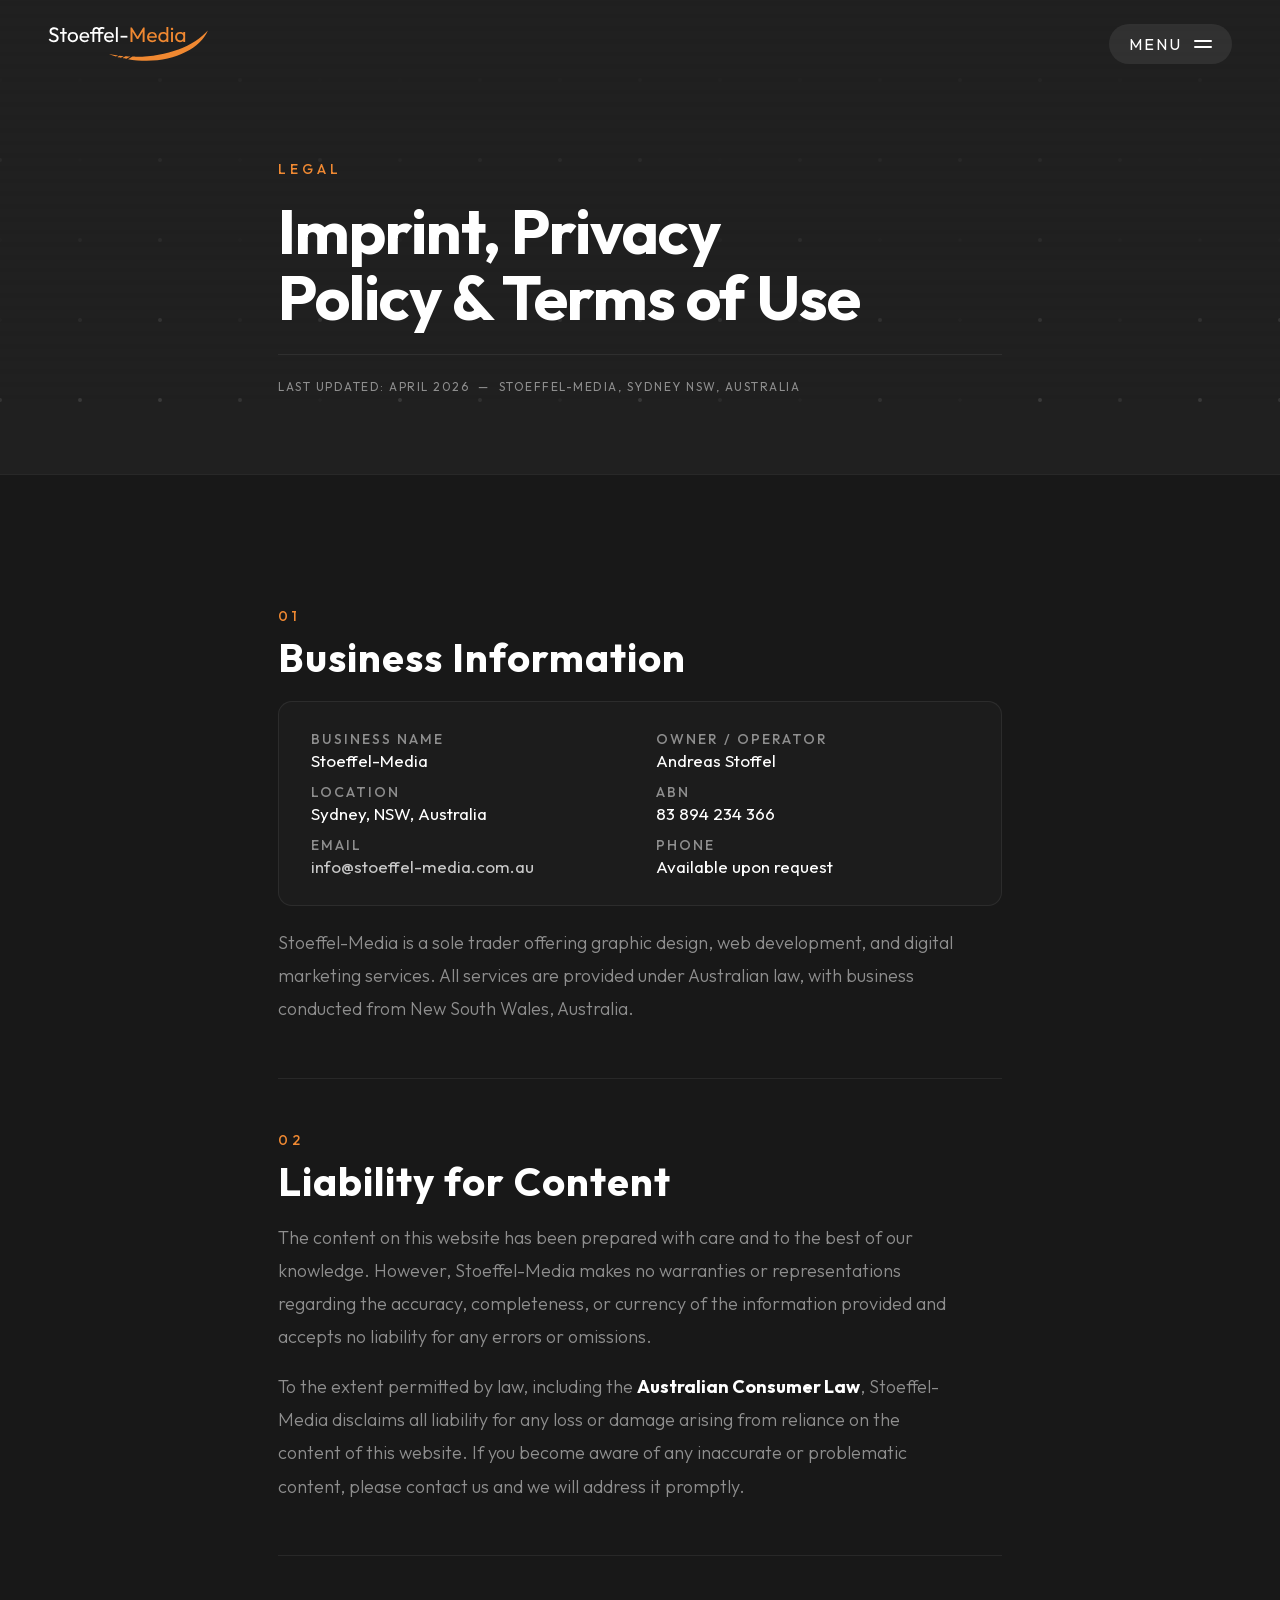
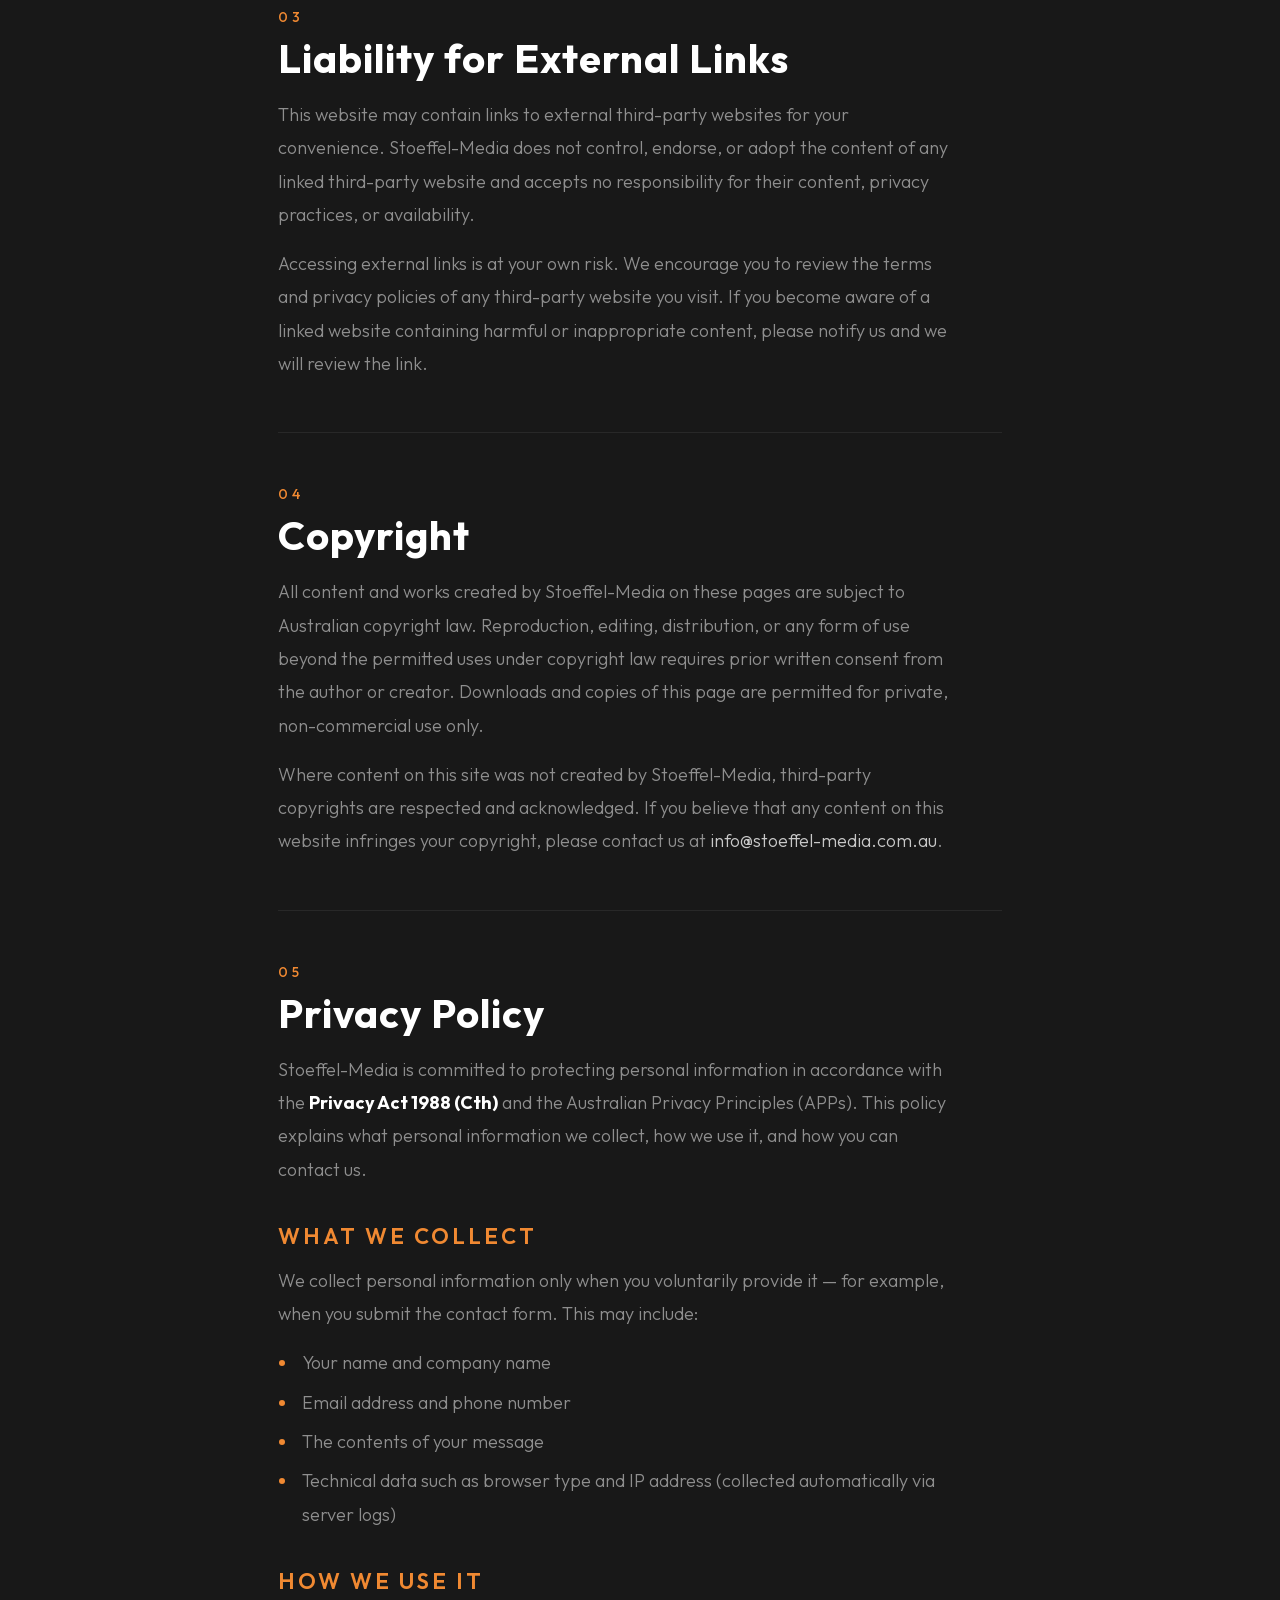
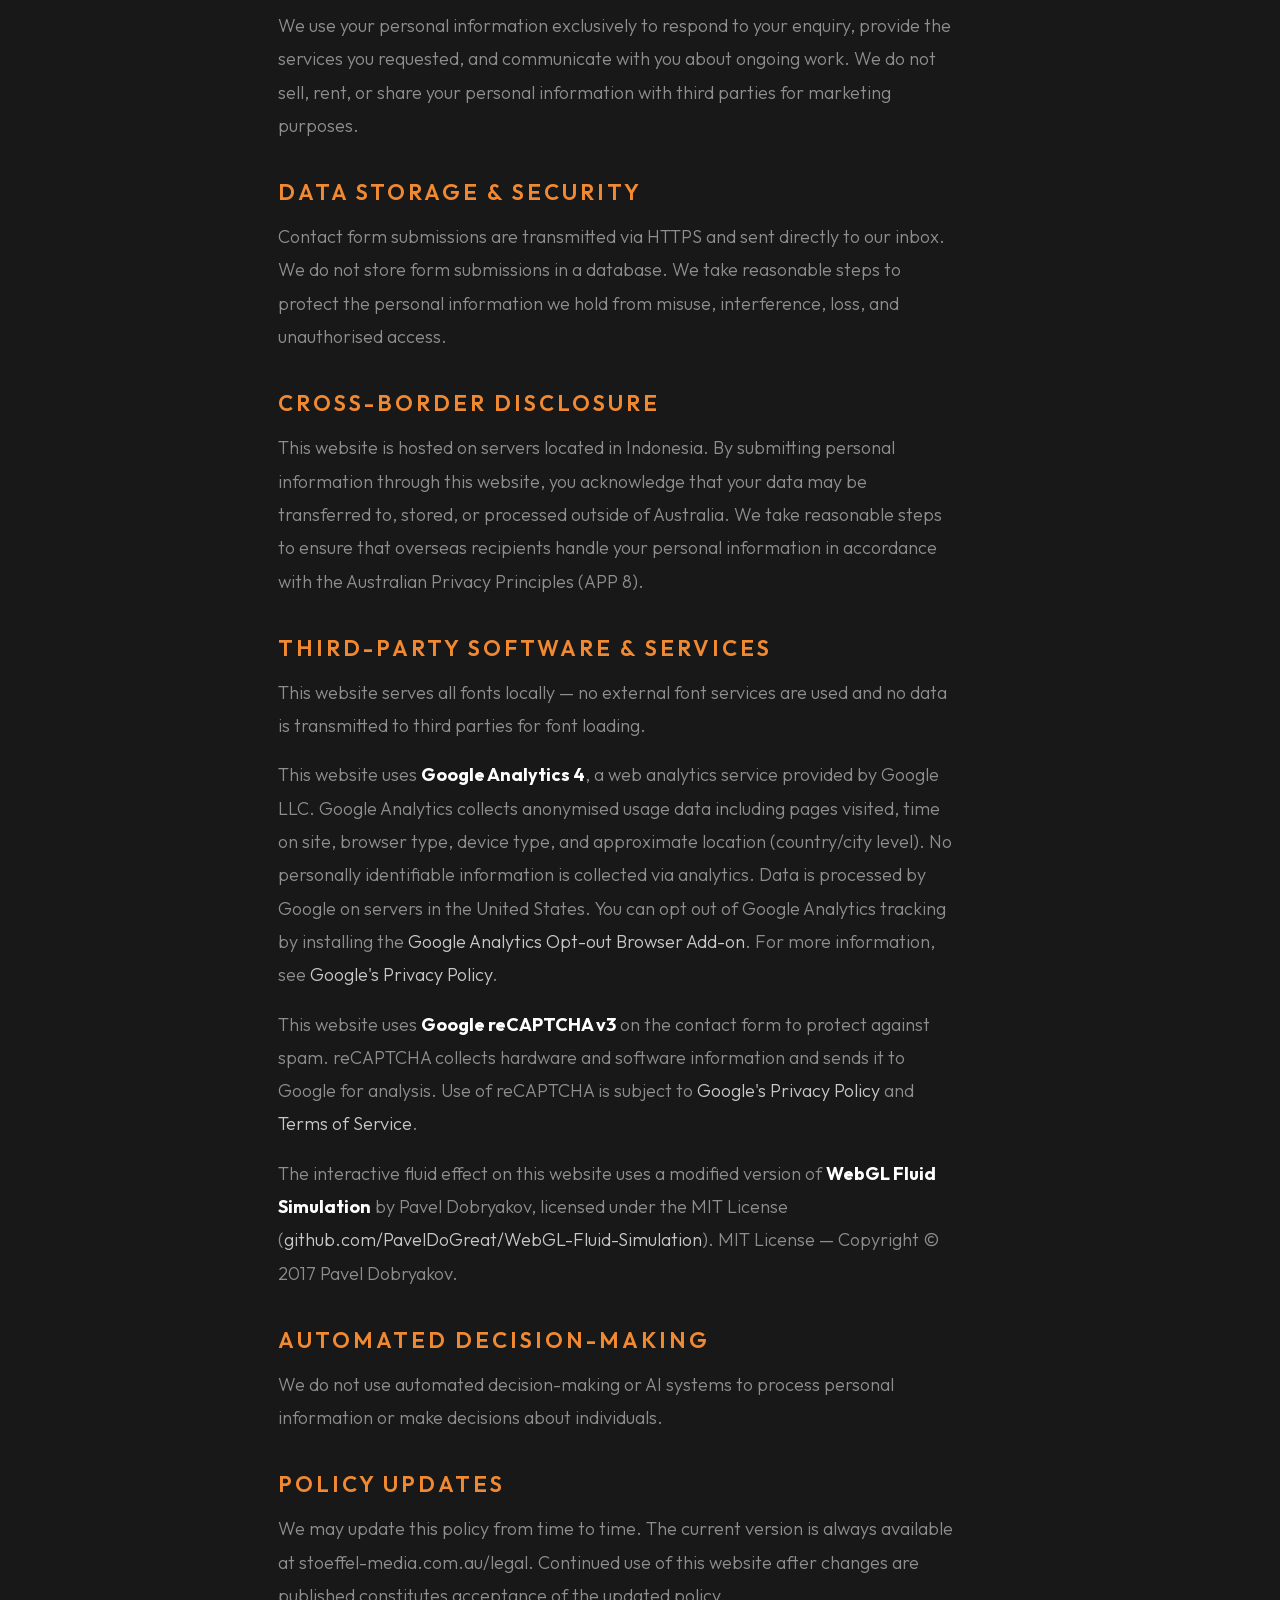
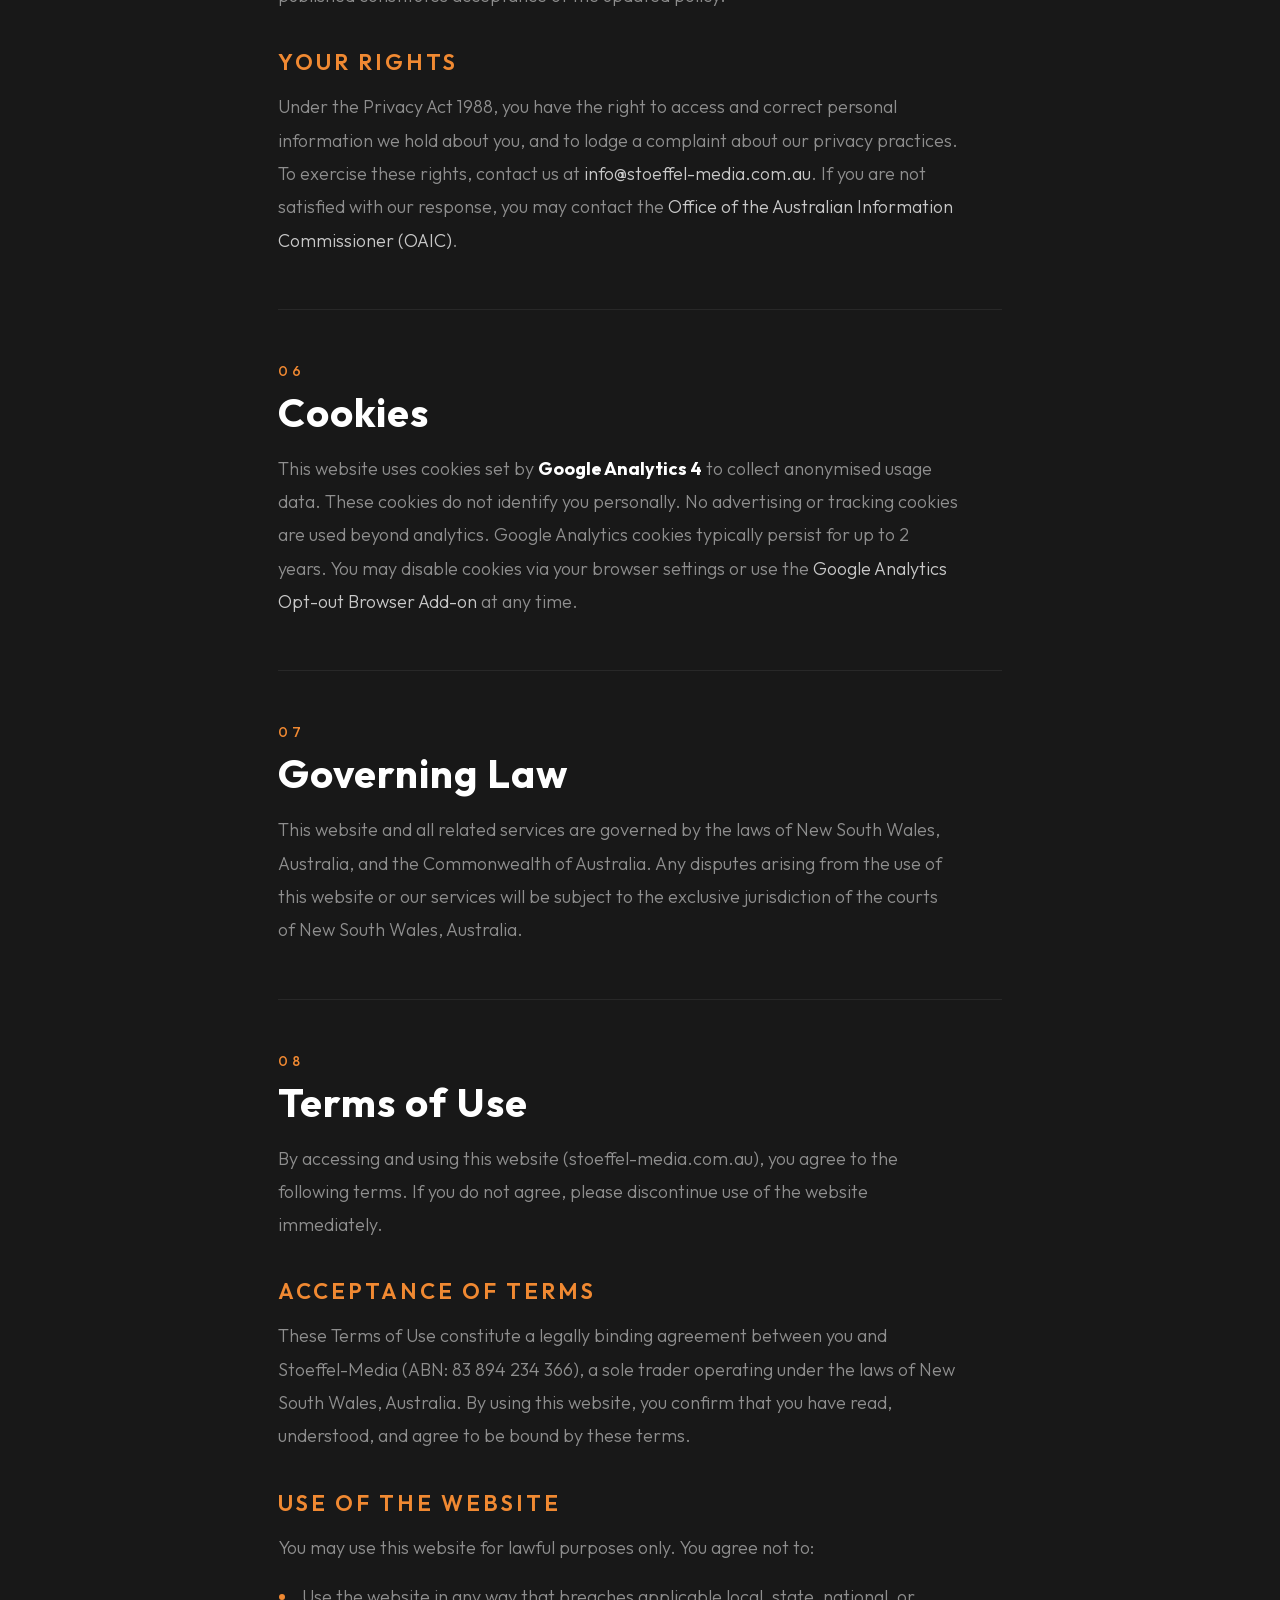
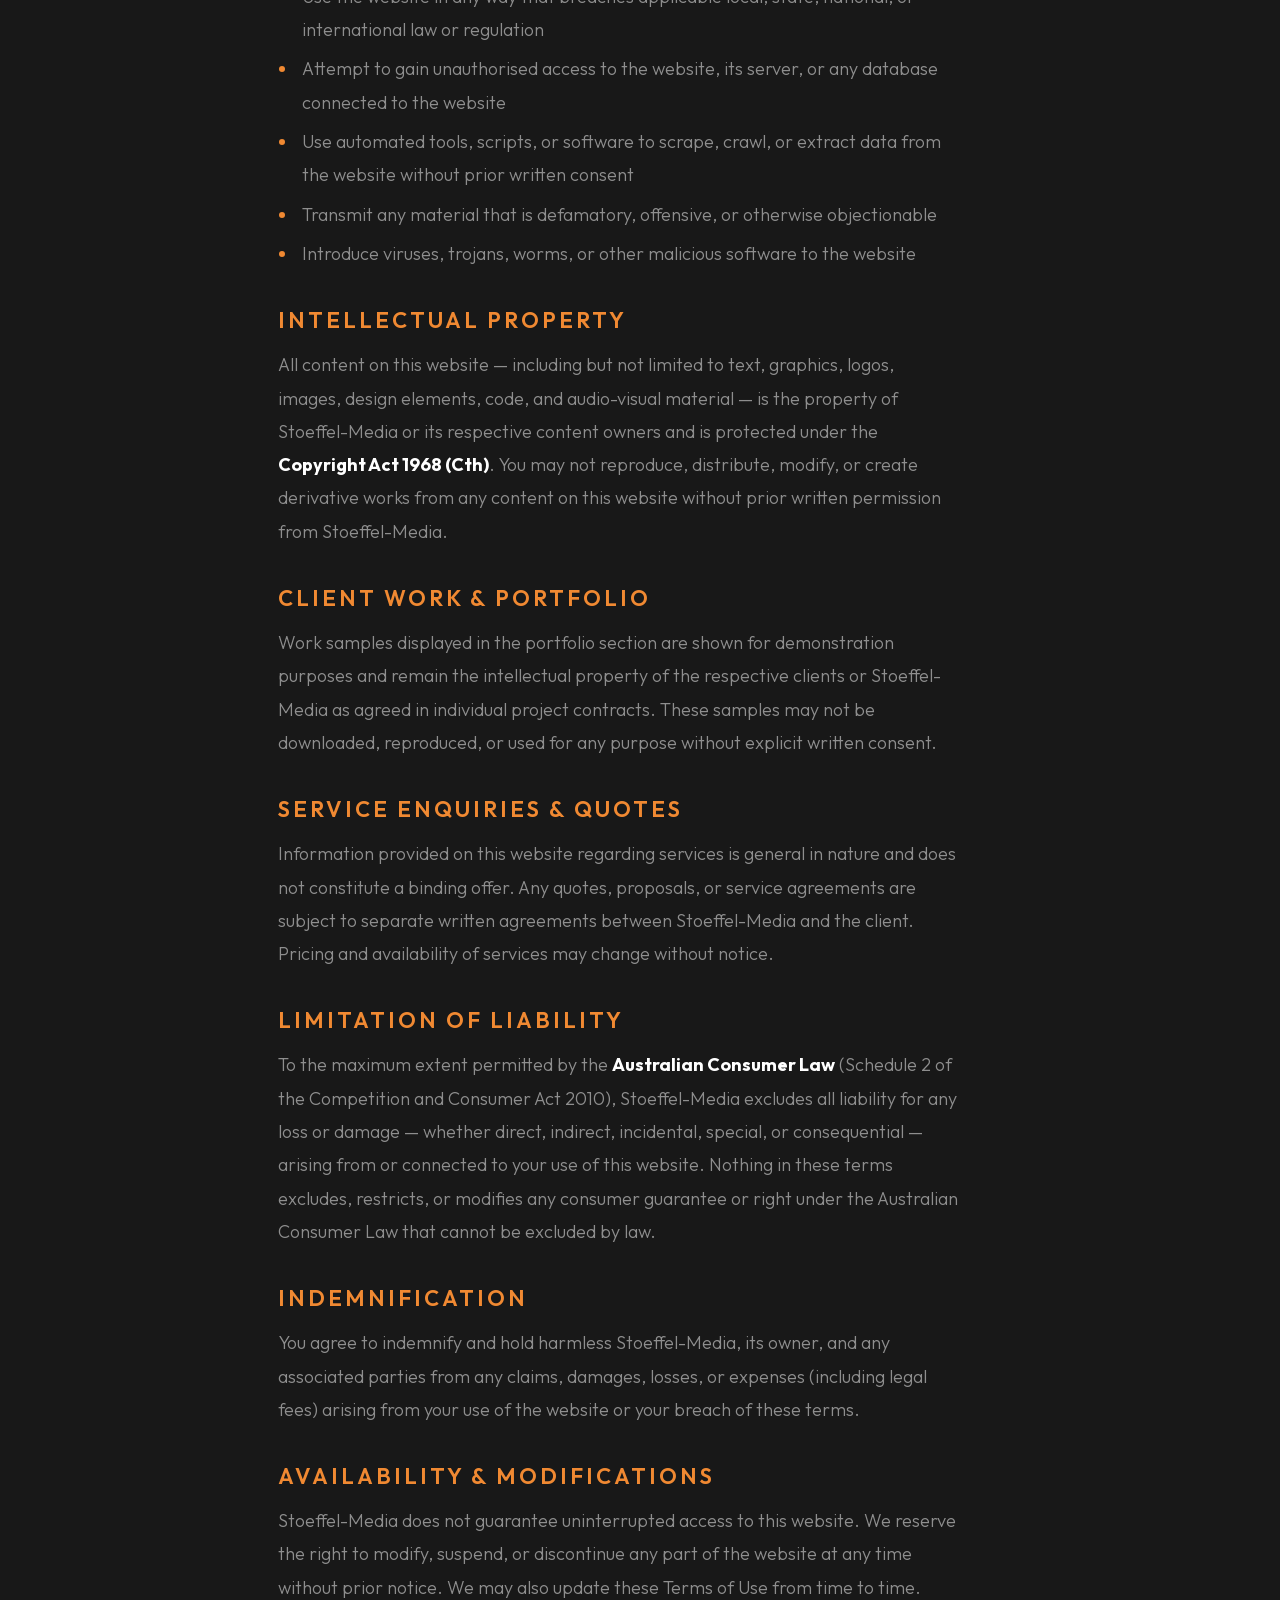
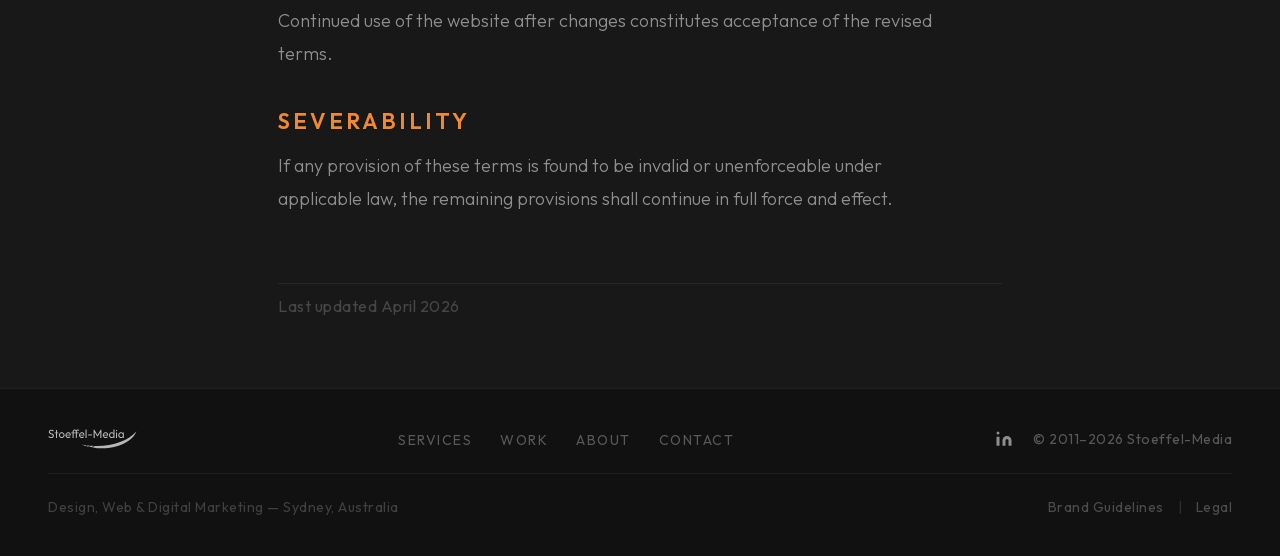
<file: legal.html>
<!DOCTYPE html>
<html lang="en-AU" style="background:#202020">
<head>
  <meta charset="UTF-8" />
  <meta name="viewport" content="width=device-width, initial-scale=1.0" />
  <style>html,body{background:#202020}</style>

  <!-- Google Analytics -->
  <script async src="https://www.googletagmanager.com/gtag/js?id=G-97L1HMC2G7"></script>
  <script>
    window.dataLayer = window.dataLayer || [];
    function gtag(){dataLayer.push(arguments);}
    gtag('js', new Date());
    gtag('config', 'G-97L1HMC2G7');
  </script>
  <title>Legal, Privacy Policy &amp; Terms of Use | Stoeffel-Media</title>
  <meta name="description" content="Legal notice, privacy policy and terms of use for Stoeffel-Media — design, web and digital marketing studio based in Sydney, Australia." />
  <meta name="robots" content="noindex, follow" />
  <link rel="canonical" href="https://stoeffel-media.com.au/legal" />
  <link rel="icon" type="image/x-icon" href="favicon.ico" />
  <link rel="icon" type="image/png" sizes="16x16" href="img/favicon-16x16.png" />
  <link rel="icon" type="image/png" sizes="32x32" href="img/favicon-32x32.png" />
  <link rel="apple-touch-icon" sizes="180x180" href="img/apple-touch-icon.png" />
  <link rel="manifest" href="site.webmanifest" />
  <meta name="theme-color" content="#202020" />
  <meta name="msapplication-TileColor" content="#202020" />
  <meta name="msapplication-TileImage" content="img/icon-192.png" />
  <link rel="preload" href="fonts/outfit-latin.woff2" as="font" type="font/woff2" crossorigin="anonymous" />
  <link rel="preload" href="fonts/outfit-latin-ext.woff2" as="font" type="font/woff2" crossorigin="anonymous" />
  <link rel="stylesheet" href="css/style.css" />
</head>
<body class="page-legal">

  <!-- Cursor (same as main page) -->
  <div class="cursor" id="cursor" aria-hidden="true"></div>

  <!-- Background canvases (dot pattern + fluid sim, fixed behind content) -->
  <canvas id="dot-pattern" aria-hidden="true"></canvas>
  <canvas id="fluid-canvas" aria-hidden="true"></canvas>

  <!-- Navigation -->
  <nav class="nav" aria-label="Main navigation">
    <a href="/" class="nav-logo hoverable" aria-label="Back to Stoeffel-Media"><img src="img/logo.svg" alt="Stoeffel-Media" width="125" height="28" /></a>
    <a href="#" class="nav-logo-center hoverable" id="nav-logo-center" aria-label="Scroll to top" onclick="window.scrollTo({top:0,behavior:'smooth'});return false;"><img src="img/logo.svg" alt="Stoeffel-Media" width="81" height="18" /></a>
    <button class="nav-menu-btn hoverable" aria-label="Open navigation menu" aria-expanded="false">
      Menu
      <div class="hamburger" aria-hidden="true"><span></span><span></span></div>
    </button>
  </nav>

  <!-- Full-screen menu overlay -->
  <div class="menu-overlay" id="menu-overlay" role="dialog" aria-modal="true" aria-label="Navigation">
    <button class="menu-close hoverable" id="menu-close" aria-label="Close menu">&times;</button>
    <ul class="menu-nav">
      <li><a href="/#services" class="hoverable">Services</a></li>
      <li><a href="/#portfolio" class="hoverable">Work</a></li>
      <li><a href="/#about" class="hoverable">About</a></li>
      <li><a href="/#contact" class="hoverable">Contact</a></li>
      <li><a href="/legal" class="hoverable">Legal</a></li>
    </ul>
  </div>

  <!-- Page header -->
  <header class="legal-header">
    <div class="section-label reveal">Legal</div>
    <h1 class="reveal reveal-delay-1">Imprint, Privacy<br>Policy &amp; Terms of Use</h1>
    <p class="reveal reveal-delay-2">Last updated: April 2026 &nbsp;&mdash;&nbsp; Stoeffel-Media, Sydney NSW, Australia</p>
  </header>

  <!-- Content -->
  <div class="legal-body">
    <div class="legal-inner">

      <!-- 1. Business Information -->
      <div class="legal-section reveal">
        <div class="section-label">01</div>
        <h2>Business Information</h2>
        <div class="info-card">
          <div class="info-card-row">
            <span class="info-card-label">Business Name</span>
            <span class="info-card-value">Stoeffel-Media</span>
          </div>
          <div class="info-card-row">
            <span class="info-card-label">Owner / Operator</span>
            <span class="info-card-value">Andreas Stoffel</span>
          </div>
          <div class="info-card-row">
            <span class="info-card-label">Location</span>
            <span class="info-card-value">Sydney, NSW, Australia</span>
          </div>
          <div class="info-card-row">
            <span class="info-card-label">ABN</span>
            <span class="info-card-value">83 894 234 366</span>
          </div>
          <div class="info-card-row">
            <span class="info-card-label">Email</span>
            <span class="info-card-value"><a href="#" class="js-email" data-u="info" data-d="stoeffel-media" data-t="com.au"><span class="js-email-text">info&#160;[at]&#160;stoeffel&#8209;media.com.au</span></a></span>
          </div>
          <div class="info-card-row">
            <span class="info-card-label">Phone</span>
            <span class="info-card-value">Available upon request</span>
          </div>
        </div>
        <p>Stoeffel-Media is a sole trader offering graphic design, web development, and digital marketing services. All services are provided under Australian law, with business conducted from New South Wales, Australia.</p>
      </div>

      <!-- 2. Liability for Content -->
      <div class="legal-section reveal">
        <div class="section-label">02</div>
        <h2>Liability for Content</h2>
        <p>The content on this website has been prepared with care and to the best of our knowledge. However, Stoeffel-Media makes no warranties or representations regarding the accuracy, completeness, or currency of the information provided and accepts no liability for any errors or omissions.</p>
        <p>To the extent permitted by law, including the <strong style="color:var(--text)">Australian Consumer Law</strong>, Stoeffel-Media disclaims all liability for any loss or damage arising from reliance on the content of this website. If you become aware of any inaccurate or problematic content, please contact us and we will address it promptly.</p>
      </div>

      <!-- 3. External Links -->
      <div class="legal-section reveal">
        <div class="section-label">03</div>
        <h2>Liability for External Links</h2>
        <p>This website may contain links to external third-party websites for your convenience. Stoeffel-Media does not control, endorse, or adopt the content of any linked third-party website and accepts no responsibility for their content, privacy practices, or availability.</p>
        <p>Accessing external links is at your own risk. We encourage you to review the terms and privacy policies of any third-party website you visit. If you become aware of a linked website containing harmful or inappropriate content, please notify us and we will review the link.</p>
      </div>

      <!-- 4. Copyright -->
      <div class="legal-section reveal">
        <div class="section-label">04</div>
        <h2>Copyright</h2>
        <p>All content and works created by Stoeffel-Media on these pages are subject to Australian copyright law. Reproduction, editing, distribution, or any form of use beyond the permitted uses under copyright law requires prior written consent from the author or creator. Downloads and copies of this page are permitted for private, non-commercial use only.</p>
        <p>Where content on this site was not created by Stoeffel-Media, third-party copyrights are respected and acknowledged. If you believe that any content on this website infringes your copyright, please contact us at <a href="#" class="js-email" data-u="info" data-d="stoeffel-media" data-t="com.au"><span class="js-email-text">info&#160;[at]&#160;stoeffel&#8209;media.com.au</span></a>.</p>
      </div>

      <!-- 5. Privacy Policy -->
      <div class="legal-section reveal">
        <div class="section-label">05</div>
        <h2>Privacy Policy</h2>
        <p>Stoeffel-Media is committed to protecting personal information in accordance with the <strong style="color:var(--text)">Privacy Act 1988 (Cth)</strong> and the Australian Privacy Principles (APPs). This policy explains what personal information we collect, how we use it, and how you can contact us.</p>

        <h3>What We Collect</h3>
        <p>We collect personal information only when you voluntarily provide it — for example, when you submit the contact form. This may include:</p>
        <ul>
          <li>Your name and company name</li>
          <li>Email address and phone number</li>
          <li>The contents of your message</li>
          <li>Technical data such as browser type and IP address (collected automatically via server logs)</li>
        </ul>

        <h3>How We Use It</h3>
        <p>We use your personal information exclusively to respond to your enquiry, provide the services you requested, and communicate with you about ongoing work. We do not sell, rent, or share your personal information with third parties for marketing purposes.</p>

        <h3>Data Storage &amp; Security</h3>
        <p>Contact form submissions are transmitted via HTTPS and sent directly to our inbox. We do not store form submissions in a database. We take reasonable steps to protect the personal information we hold from misuse, interference, loss, and unauthorised access.</p>

        <h3>Cross-Border Disclosure</h3>
        <p>This website is hosted on servers located in Indonesia. By submitting personal information through this website, you acknowledge that your data may be transferred to, stored, or processed outside of Australia. We take reasonable steps to ensure that overseas recipients handle your personal information in accordance with the Australian Privacy Principles (APP 8).</p>

        <h3>Third-Party Software &amp; Services</h3>
        <p>This website serves all fonts locally — no external font services are used and no data is transmitted to third parties for font loading.</p>
        <p>This website uses <strong style="color:var(--text)">Google Analytics 4</strong>, a web analytics service provided by Google LLC. Google Analytics collects anonymised usage data including pages visited, time on site, browser type, device type, and approximate location (country/city level). No personally identifiable information is collected via analytics. Data is processed by Google on servers in the United States. You can opt out of Google Analytics tracking by installing the <a href="https://tools.google.com/dlpage/gaoptout" target="_blank" rel="noopener noreferrer">Google Analytics Opt-out Browser Add-on</a>. For more information, see <a href="https://policies.google.com/privacy" target="_blank" rel="noopener noreferrer">Google's Privacy Policy</a>.</p>
        <p>This website uses <strong style="color:var(--text)">Google reCAPTCHA v3</strong> on the contact form to protect against spam. reCAPTCHA collects hardware and software information and sends it to Google for analysis. Use of reCAPTCHA is subject to <a href="https://policies.google.com/privacy" target="_blank" rel="noopener noreferrer">Google's Privacy Policy</a> and <a href="https://policies.google.com/terms" target="_blank" rel="noopener noreferrer">Terms of Service</a>.</p>
        <p>The interactive fluid effect on this website uses a modified version of <strong style="color:var(--text)">WebGL Fluid Simulation</strong> by Pavel Dobryakov, licensed under the MIT License (<a href="https://github.com/PavelDoGreat/WebGL-Fluid-Simulation" target="_blank" rel="noopener noreferrer">github.com/PavelDoGreat/WebGL-Fluid-Simulation</a>). MIT License &mdash; Copyright &copy; 2017 Pavel Dobryakov.</p>

        <h3>Automated Decision-Making</h3>
        <p>We do not use automated decision-making or AI systems to process personal information or make decisions about individuals.</p>

        <h3>Policy Updates</h3>
        <p>We may update this policy from time to time. The current version is always available at stoeffel-media.com.au/legal. Continued use of this website after changes are published constitutes acceptance of the updated policy.</p>

        <h3>Your Rights</h3>
        <p>Under the Privacy Act 1988, you have the right to access and correct personal information we hold about you, and to lodge a complaint about our privacy practices. To exercise these rights, contact us at <a href="#" class="js-email" data-u="info" data-d="stoeffel-media" data-t="com.au"><span class="js-email-text">info&#160;[at]&#160;stoeffel&#8209;media.com.au</span></a>. If you are not satisfied with our response, you may contact the <a href="https://www.oaic.gov.au" target="_blank" rel="noopener noreferrer">Office of the Australian Information Commissioner (OAIC)</a>.</p>
      </div>

      <!-- 6. Cookies -->
      <div class="legal-section reveal">
        <div class="section-label">06</div>
        <h2>Cookies</h2>
        <p>This website uses cookies set by <strong style="color:var(--text)">Google Analytics 4</strong> to collect anonymised usage data. These cookies do not identify you personally. No advertising or tracking cookies are used beyond analytics. Google Analytics cookies typically persist for up to 2 years. You may disable cookies via your browser settings or use the <a href="https://tools.google.com/dlpage/gaoptout" target="_blank" rel="noopener noreferrer">Google Analytics Opt-out Browser Add-on</a> at any time.</p>
      </div>

      <!-- 7. Governing Law -->
      <div class="legal-section reveal">
        <div class="section-label">07</div>
        <h2>Governing Law</h2>
        <p>This website and all related services are governed by the laws of New South Wales, Australia, and the Commonwealth of Australia. Any disputes arising from the use of this website or our services will be subject to the exclusive jurisdiction of the courts of New South Wales, Australia.</p>
      </div>

      <!-- 8. Terms of Use -->
      <div class="legal-section reveal">
        <div class="section-label">08</div>
        <h2>Terms of Use</h2>
        <p>By accessing and using this website (stoeffel-media.com.au), you agree to the following terms. If you do not agree, please discontinue use of the website immediately.</p>

        <h3>Acceptance of Terms</h3>
        <p>These Terms of Use constitute a legally binding agreement between you and Stoeffel-Media (ABN: 83 894 234 366), a sole trader operating under the laws of New South Wales, Australia. By using this website, you confirm that you have read, understood, and agree to be bound by these terms.</p>

        <h3>Use of the Website</h3>
        <p>You may use this website for lawful purposes only. You agree not to:</p>
        <ul>
          <li>Use the website in any way that breaches applicable local, state, national, or international law or regulation</li>
          <li>Attempt to gain unauthorised access to the website, its server, or any database connected to the website</li>
          <li>Use automated tools, scripts, or software to scrape, crawl, or extract data from the website without prior written consent</li>
          <li>Transmit any material that is defamatory, offensive, or otherwise objectionable</li>
          <li>Introduce viruses, trojans, worms, or other malicious software to the website</li>
        </ul>

        <h3>Intellectual Property</h3>
        <p>All content on this website — including but not limited to text, graphics, logos, images, design elements, code, and audio-visual material — is the property of Stoeffel-Media or its respective content owners and is protected under the <strong style="color:var(--text)">Copyright Act 1968 (Cth)</strong>. You may not reproduce, distribute, modify, or create derivative works from any content on this website without prior written permission from Stoeffel-Media.</p>

        <h3>Client Work &amp; Portfolio</h3>
        <p>Work samples displayed in the portfolio section are shown for demonstration purposes and remain the intellectual property of the respective clients or Stoeffel-Media as agreed in individual project contracts. These samples may not be downloaded, reproduced, or used for any purpose without explicit written consent.</p>

        <h3>Service Enquiries &amp; Quotes</h3>
        <p>Information provided on this website regarding services is general in nature and does not constitute a binding offer. Any quotes, proposals, or service agreements are subject to separate written agreements between Stoeffel-Media and the client. Pricing and availability of services may change without notice.</p>

        <h3>Limitation of Liability</h3>
        <p>To the maximum extent permitted by the <strong style="color:var(--text)">Australian Consumer Law</strong> (Schedule 2 of the Competition and Consumer Act 2010), Stoeffel-Media excludes all liability for any loss or damage — whether direct, indirect, incidental, special, or consequential — arising from or connected to your use of this website. Nothing in these terms excludes, restricts, or modifies any consumer guarantee or right under the Australian Consumer Law that cannot be excluded by law.</p>

        <h3>Indemnification</h3>
        <p>You agree to indemnify and hold harmless Stoeffel-Media, its owner, and any associated parties from any claims, damages, losses, or expenses (including legal fees) arising from your use of the website or your breach of these terms.</p>

        <h3>Availability &amp; Modifications</h3>
        <p>Stoeffel-Media does not guarantee uninterrupted access to this website. We reserve the right to modify, suspend, or discontinue any part of the website at any time without prior notice. We may also update these Terms of Use from time to time. Continued use of the website after changes constitutes acceptance of the revised terms.</p>

        <h3>Severability</h3>
        <p>If any provision of these terms is found to be invalid or unenforceable under applicable law, the remaining provisions shall continue in full force and effect.</p>
      </div>

      <p class="legal-footer-note">Last updated April 2026</p>

    </div>
  </div>

  <!-- Footer -->
  <footer class="footer">
    <div class="footer-inner">
      <a href="#" class="footer-logo hoverable" aria-label="Scroll to top" onclick="window.scrollTo({top:0,behavior:'smooth'});return false;"><img src="img/logo.svg" alt="Stoeffel-Media" width="90" height="20" /></a>
      <ul class="footer-nav" aria-label="Footer navigation">
        <li><a href="/#services" class="hoverable">Services</a></li>
        <li><a href="/#portfolio" class="hoverable">Work</a></li>
        <li><a href="/#about" class="hoverable">About</a></li>
        <li><a href="/#contact" class="hoverable">Contact</a></li>
      </ul>
      <div class="footer-right">
        <div class="footer-social">
          <a href="https://www.linkedin.com/in/andreas-stoffel1/" target="_blank" rel="noopener noreferrer" class="hoverable" aria-label="LinkedIn">
            <svg viewBox="0 0 24 24" aria-hidden="true"><path d="M16 8a6 6 0 0 1 6 6v7h-4v-7a2 2 0 0 0-2-2 2 2 0 0 0-2 2v7h-4v-7a6 6 0 0 1 6-6zM2 9h4v12H2z"/><circle cx="4" cy="4" r="2"/></svg>
          </a>
        </div>
        <span class="footer-copy">&copy; 2011&ndash;<span id="footer-year"></span> Stoeffel-Media</span>
      </div>
    </div>
    <div class="footer-bottom">
      <p>Design, Web &amp; Digital Marketing &mdash; Sydney, Australia</p>
      <div class="footer-bottom-links">
        <a href="/stoeffel-media_brand-guidelines.pdf" target="_blank" rel="noopener" class="hoverable brand-guidelines-link">Brand Guidelines</a>
        <span class="footer-divider" aria-hidden="true">|</span>
        <a href="/legal" class="hoverable">Legal</a>
      </div>
    </div>
  </footer>

  <script src="js/main.js" defer></script>
  <script>document.getElementById('footer-year').textContent = new Date().getFullYear();</script>

</body>
</html>
</file>
<file: css/style.css>
/* Fonts */
@font-face {
  font-family: 'Outfit';
  font-style: normal;
  font-weight: 300 900;
  font-display: swap;
  src: url('../fonts/outfit-latin.woff2') format('woff2');
  unicode-range: U+0000-00FF, U+0131, U+0152-0153, U+02BB-02BC, U+02C6, U+02DA, U+02DC, U+0304, U+0308, U+0329, U+2000-206F, U+20AC, U+2122, U+2191, U+2193, U+2212, U+2215, U+FEFF, U+FFFD;
}

@font-face {
  font-family: 'Outfit';
  font-style: normal;
  font-weight: 300 900;
  font-display: swap;
  src: url('../fonts/outfit-latin-ext.woff2') format('woff2');
  unicode-range: U+0100-02BA, U+02BD-02C5, U+02C7-02CC, U+02CE-02D7, U+02DD-02FF, U+0304, U+0308, U+0329, U+1D00-1DBF, U+1E00-1E9F, U+1EF2-1EFF, U+2020, U+20A0-20AB, U+20AD-20C0, U+2113, U+2C60-2C7F, U+A720-A7FF;
}

/* --- Reset & base --- */
*, *::before, *::after {
  margin: 0;
  padding: 0;
  box-sizing: border-box;
}

:root {
  --bg: #202020;
  --bg-deep: #181818;
  --bg-deeper: #141414;
  --accent: #f08932;
  --accent-dim: rgba(240, 137, 50, 0.15);
  --accent-glow: rgba(240, 137, 50, 0.25);
  --text: #ffffff;
  --text-secondary: #8e8e8e;
  --border: rgba(255, 255, 255, 0.07);
  --radius: 14px;
}

html.lenis, html.lenis body {
  height: auto;
}
html {
  overscroll-behavior: none;
}

body {
  background: var(--bg);
  color: var(--text);
  font-family: 'Outfit', sans-serif;
  overflow-x: hidden;
  cursor: none;
  -webkit-font-smoothing: antialiased;
}

a {
  text-decoration: none;
  color: var(--accent);
  transition: color 0.3s ease;
}

a:hover {
  color: var(--text);
}

/* Cursor */
/* #cursor only tracks position (JS sets transform: translate() every frame).
   .cursor-shape owns size/shape/color, scaled via transform so it never
   resizes its own box mid-transition — avoids clip-path coordinates being
   reinterpreted against a simultaneously-changing box size, which could
   render as a distorted, angular shape for a frame instead of a circle. */
.cursor {
  position: fixed;
  top: 0;
  left: 0;
  width: 0;
  height: 0;
  pointer-events: none;
  z-index: 99999;
  will-change: transform;
}

.cursor-shape {
  position: absolute;
  top: 0;
  left: 0;
  width: 50px;
  height: 50px;
  margin: -25px 0 0 -25px;
  background: var(--accent);
  clip-path: path('M 25 0 C 38.81 0 50 11.19 50 25 C 50 38.81 38.81 50 25 50 C 11.19 50 0 38.81 0 25 C 0 11.19 11.19 0 25 0 Z');
  transform: scale(0.4);
  transform-origin: center;
  transition: transform 0.35s cubic-bezier(0.25, 1, 0.5, 1),
              opacity 0.3s ease,
              background 0.3s ease,
              clip-path 0.45s cubic-bezier(0.25, 1, 0.5, 1);
  opacity: 0.9;
}

.cursor.hovering .cursor-shape {
  transform: scale(1);
  opacity: 0.5;
}

.cursor.on-logo .cursor-shape {
  clip-path: path('M 25 15 C 35 10, 43 13, 42 22 C 43 33, 25 40, 25 40 C 25 40, 7 33, 8 22 C 7 13, 15 10, 25 15 Z');
  transform: scale(0.72);
  opacity: 0.72;
}

.cursor.on-logo.hovering .cursor-shape {
  opacity: 0.58;
}

.cursor.on-accent .cursor-shape {
  background: #ffffff;
  opacity: 0.85;
}

.cursor.on-accent.hovering .cursor-shape {
  background: #ffffff;
  opacity: 0.5;
}

.cursor.has-action .cursor-shape {
  background: radial-gradient(circle, #ffffff 4px, var(--accent) 4px);
}

/* Force cursor: none on all interactive elements so native cursor never shows */
a, button, input, textarea, select, label,
[role="button"], .hoverable {
  cursor: none;
}

/* Selection */
::selection {
  background: var(--accent);
  color: var(--bg);
}

/* --- Hero background canvases --- */
#dot-pattern {
  position: fixed;
  top: 0;
  left: 0;
  width: 100vw;
  height: 100vh;
  background: #202020;
  z-index: 0;
  pointer-events: none;
  mask-image: linear-gradient(to bottom, transparent 0%, var(--bg) 45%);
  -webkit-mask-image: linear-gradient(to bottom, transparent 0%, var(--bg) 45%);
  opacity: 1;
}

#fluid-canvas {
  position: fixed;
  top: 0;
  left: 0;
  width: 100vw;
  height: 100vh;
  mix-blend-mode: lighten;
  z-index: 0;
  pointer-events: none;
  opacity: 0.55;
}

@keyframes fadeToPartial {
  from { opacity: 0; }
  to   { opacity: 0.55; }
}

/* Nav */
.nav {
  position: fixed;
  top: 0;
  left: 0;
  width: 100%;
  z-index: 100;
  padding: 24px 48px;
  display: flex;
  justify-content: space-between;
  align-items: center;
  opacity: 0;
  animation: slideDown 0.8s cubic-bezier(0.16, 1, 0.3, 1) 0.2s forwards;
}

.nav-logo {
  text-decoration: none;
  display: flex;
  align-items: center;
  transition: opacity 0.6s ease;
}

.nav-logo img {
  height: 36px;
  width: auto;
  display: block;
}

.nav-logo-center {
  position: absolute;
  left: 50%;
  top: 50%;
  transform: translate(-50%, -50%);
  text-decoration: none;
  display: flex;
  align-items: center;
  opacity: 0;
  pointer-events: none;
  transition: opacity 0.6s ease;
}

.nav-logo-center::before {
  content: '';
  position: absolute;
  inset: -60px -100px;
  background: radial-gradient(ellipse at center, rgba(0,0,0,0.36) 0%, rgba(0,0,0,0.24) 20%, rgba(0,0,0,0.12) 40%, rgba(0,0,0,0.04) 60%, transparent 80%);
  z-index: -1;
  pointer-events: none;
}

.nav-logo-center img {
  height: 29px;
  width: auto;
  display: block;
  position: relative;
  z-index: 1;
}

.nav-menu-btn {
  display: flex;
  align-items: center;
  gap: 12px;
  margin-left: auto;
  background: rgba(255,255,255,0.08);
  border: none;
  color: var(--text);
  padding: 10px 20px;
  border-radius: 999px;
  font-size: 16px;
  letter-spacing: 2px;
  text-transform: uppercase;
  font-family: 'Outfit', sans-serif;
  cursor: none;
  transition: background 0.3s ease;
}

.nav-menu-btn:hover {
  background: rgba(255,255,255,0.14);
}

.nav-menu-btn .hamburger {
  display: flex;
  flex-direction: column;
  gap: 4px;
}

.nav-menu-btn .hamburger span {
  display: block;
  width: 18px;
  height: 2px;
  background: var(--text);
  border-radius: 1px;
}

/* Menu overlay */
.menu-overlay {
  position: fixed;
  inset: 0;
  z-index: 200;
  background: #111111;
  display: flex;
  flex-direction: column;
  justify-content: center;
  align-items: center;
  opacity: 0;
  pointer-events: none;
  transition: opacity 0.4s cubic-bezier(0.16, 1, 0.3, 1);
}

.menu-overlay.open {
  opacity: 1;
  pointer-events: auto;
}

.menu-overlay .menu-close {
  position: absolute;
  top: 24px;
  right: 48px;
  background: rgba(255,255,255,0.08);
  border: none;
  color: var(--text);
  width: 44px;
  height: 44px;
  border-radius: 50%;
  font-size: 20px;
  display: flex;
  align-items: center;
  justify-content: center;
  cursor: none;
  transition: background 0.3s ease;
}

.menu-overlay .menu-close:hover {
  background: rgba(255,255,255,0.14);
}

.menu-nav {
  list-style: none;
  text-align: center;
  display: flex;
  flex-direction: column;
  gap: 8px;
}

.menu-nav li {
  overflow: hidden;
}

.menu-nav a {
  font-family: 'Outfit', sans-serif;
  font-size: clamp(30px, 5vw, 54px);
  color: var(--text);
  text-decoration: none;
  letter-spacing: 2px;
  display: block;
  transition: color 0.3s ease;
}

.menu-nav a:hover {
  color: var(--accent);
}

.menu-overlay.open .menu-nav a {
  animation: fadeUp 0.6s cubic-bezier(0.16, 1, 0.3, 1) both;
}

.menu-overlay.open .menu-nav li:nth-child(1) a { animation-delay: 0.05s; }
.menu-overlay.open .menu-nav li:nth-child(2) a { animation-delay: 0.10s; }
.menu-overlay.open .menu-nav li:nth-child(3) a { animation-delay: 0.15s; }
.menu-overlay.open .menu-nav li:nth-child(4) a { animation-delay: 0.20s; }
.menu-overlay.open .menu-nav li:nth-child(5) a { animation-delay: 0.25s; }

.menu-overlay .menu-footer {
  position: absolute;
  bottom: 48px;
  color: var(--text-secondary);
  font-size: 16px;
  letter-spacing: 1px;
}

/* --- Hero --- */
.hero {
  position: relative;
  z-index: 1;
  min-height: 100vh;
  display: flex;
  flex-direction: column;
  justify-content: center;
  align-items: center;
  text-align: center;
  padding: 0 48px;
}

#rays-canvas {
  position: absolute;
  inset: 0;
  width: 100%;
  height: 100%;
  z-index: 1;
  pointer-events: none;
  opacity: 0;
  mix-blend-mode: screen;
  animation: fadeToRays 2s ease 3s forwards;
}

@keyframes fadeToRays {
  from { opacity: 0; }
  to   { opacity: 0.35; }
}

.hero::before {
  content: '';
  position: absolute;
  top: 0;
  left: 0;
  width: 100%;
  height: 36%;
  background: linear-gradient(to bottom, #111111, transparent);
  pointer-events: none;
  z-index: -1;
}

.hero-heading {
  font-family: 'Outfit', sans-serif;
  font-size: clamp(42px, 7vw, 98px);
  font-weight: 400;
  line-height: 1.08;
  letter-spacing: -2px;
  color: var(--text);
  text-transform: uppercase;
  margin-bottom: 32px;
}

.hero-heading .line {
  display: block;
}

.hero-heading .outline {
  -webkit-text-stroke: 1.5px var(--text);
  -webkit-text-fill-color: transparent;
}

.hero-heading .accent-dot {
  color: var(--accent);
  -webkit-text-fill-color: var(--accent);
}

.hero-sub {
  font-size: 17px;
  font-weight: 300;
  color: var(--text-secondary);
  letter-spacing: 2px;
  text-transform: uppercase;
  line-height: 1.8;
  max-width: 500px;
  margin-bottom: 40px;
  min-height: 3.6em;
}

.hero-sub .typewriter-cursor {
  display: inline-block;
  width: 2px;
  height: 1em;
  background: var(--accent);
  margin-left: 2px;
  vertical-align: text-bottom;
  animation: blink 0.7s step-end infinite;
}

@keyframes blink {
  0%, 100% { opacity: 1; }
  50% { opacity: 0; }
}

.hero-heading .line:nth-child(1) {
  opacity: 0;
  animation: fadeUp 0.9s cubic-bezier(0.16, 1, 0.3, 1) 0.5s forwards;
}

.hero-heading .line:nth-child(2) {
  opacity: 0;
  animation: fadeUp 0.9s cubic-bezier(0.16, 1, 0.3, 1) 0.7s forwards;
}

.hero-cta {
  position: relative;
  z-index: 2;
  display: inline-flex;
  align-items: center;
  gap: 10px;
  background: var(--accent);
  color: var(--bg);
  text-decoration: none;
  font-size: 16px;
  font-weight: 600;
  letter-spacing: 2px;
  text-transform: uppercase;
  padding: 14px 32px;
  border-radius: 999px;
  opacity: 0;
  animation: fadeUp 0.8s cubic-bezier(0.16, 1, 0.3, 1) 2.5s forwards,
             ctaFlash 0.5s ease 4s both;
  transition: transform 0.3s ease, box-shadow 0.3s ease, background 0.3s ease;
}

.hero-cta:hover {
  transform: translateY(-3px);
  box-shadow: 0 12px 32px rgba(240, 137, 50, 0.4);
}

.hero-cta svg {
  width: 14px;
  height: 14px;
  stroke: var(--bg);
  fill: none;
  stroke-width: 2;
  stroke-linecap: round;
  stroke-linejoin: round;
}

.hero-scroll {
  position: absolute;
  bottom: 48px;
  left: 50%;
  transform: translateX(-50%) translateY(-15px);
  display: flex;
  flex-direction: column;
  align-items: center;
  gap: 8px;
  opacity: 0;
  animation: scrollFadeDown 0.7s cubic-bezier(0.16, 1, 0.3, 1) 3s forwards;
}

.hero-scroll-label {
  font-family: var(--font-body);
  font-size: 9px;
  letter-spacing: 0.4em;
  text-transform: uppercase;
  color: var(--text-secondary);
  width: 56px;
  text-align: center;
}

.hero-scroll-ring {
  width: 56px;
  height: 56px;
  border: 1px solid var(--text-secondary);
  border-radius: 50%;
  display: flex;
  align-items: center;
  justify-content: center;
  animation: bounceY 2s ease 3.7s infinite;
}

.hero-scroll svg {
  width: 20px;
  height: 20px;
  stroke: var(--text-secondary);
  fill: none;
  stroke-width: 2;
  stroke-linecap: round;
  stroke-linejoin: round;
}

/* Section defaults */
.section-label {
  font-size: 14px;
  letter-spacing: 4px;
  text-transform: uppercase;
  color: var(--accent);
  margin-bottom: 20px;
  font-weight: 500;
}

.section-title {
  font-family: 'Outfit', sans-serif;
  font-size: clamp(26px, 3.5vw, 48px);
  letter-spacing: 1px;
  line-height: 1.3;
  margin-bottom: 20px;
}

/* --- Statements --- */
.statements {
  position: relative;
  z-index: 2;
  background: var(--bg-deep);
  padding: 110px 48px 100px;
  text-align: center;
  overflow: hidden;
  border-top: 1px solid var(--border);
  border-bottom: 1px solid var(--border);
}

.statements-video-bg {
  position: absolute;
  inset: 0;
  z-index: 0;
}

.statements-video-bg video {
  width: 100%;
  height: 100%;
  object-fit: cover;
  opacity: 0.18;
  filter: grayscale(100%);
}

.statements-video-bg::after {
  content: '';
  position: absolute;
  inset: 0;
  background: rgba(24,24,24,0.75);
}

.statements-stage,
.statements-cta,
.statements-sub {
  position: relative;
  z-index: 1;
}

.statements-lead {
  font-family: 'Outfit', sans-serif;
  font-size: 18px;
  font-weight: 400;
  color: var(--text-secondary);
  letter-spacing: 1px;
  text-transform: uppercase;
  margin-bottom: 32px;
}

.statements-stage {
  position: relative;
  height: 18vw;
  min-height: 140px;
  max-height: 240px;
  display: flex;
  align-items: center;
  justify-content: center;
  overflow: hidden;
  margin-bottom: 48px;
}

.statement-item {
  position: absolute;
  width: 100%;
  font-family: 'Outfit', sans-serif;
  font-size: clamp(22px, 3.8vw, 63px);
  letter-spacing: -0.5px;
  line-height: 1.1;
  color: var(--text);
  opacity: 0;
  transform: translateY(100%);
  transition: none;
  pointer-events: none;
}

.statement-item.enter {
  animation: stmtEnter 0.6s cubic-bezier(0.16, 1, 0.3, 1) forwards;
}

.statement-item.hold {
  opacity: 1;
  transform: translateY(0);
}

.statement-item.exit {
  animation: stmtExit 0.5s cubic-bezier(0.4, 0, 1, 1) forwards;
}

.stmt-badge {
  display: inline-block;
  background: var(--accent);
  color: #fff;
  padding: 0.1em 0.2em 0.15em;
  line-height: 1.1;
  border-radius: 6px;
  margin: 0 2px;
}

.statements-cta {
  display: inline-flex;
  align-items: center;
  gap: 10px;
  background: transparent;
  border: 1px solid rgba(255,255,255,0.2);
  color: var(--text);
  text-decoration: none;
  font-size: 15px;
  font-weight: 500;
  letter-spacing: 2.5px;
  text-transform: uppercase;
  padding: 14px 32px;
  border-radius: 999px;
  transition: border-color 0.3s ease, background 0.3s ease, transform 0.3s ease, box-shadow 0.35s ease;
}

.statements-cta .cta-arrow {
  font-size: 16px;
  transition: transform 0.3s ease;
}

.statements-cta:hover {
  border-color: var(--accent);
  background: rgba(240, 137, 50, 0.08);
  transform: translateY(-3px);
  box-shadow: 0 12px 30px rgba(240, 137, 50, 0.15);
}

.statements-cta:hover .cta-arrow {
  transform: translateX(4px);
}

.statements-sub {
  font-family: 'Outfit', sans-serif;
  font-size: 16px;
  color: var(--text-secondary);
  margin-top: 20px;
  letter-spacing: 0.5px;
}

/* --- Services --- */
.services {
  position: relative;
  z-index: 2;
  background: var(--bg);
  padding: 120px 48px;
}

.services-inner {
  max-width: 1500px;
  margin: 0 auto;
}

.services-header {
  max-width: 720px;
  margin-bottom: 72px;
}

.services-header p {
  color: var(--text-secondary);
  font-size: 17px;
  line-height: 1.7;
  font-weight: 300;
  max-width: 560px;
}

.services-grid {
  display: grid;
  grid-template-columns: repeat(3, 1fr);
  gap: 24px;
}

.service-card {
  background: rgba(255,255,255,0.03);
  border: 1px solid var(--border);
  border-radius: var(--radius);
  padding: 48px 36px;
  position: relative;
  overflow: hidden;
  transition: border-color 0.35s ease,
              transform 0.35s cubic-bezier(0.25, 1, 0.5, 1),
              box-shadow 0.35s ease;
  will-change: transform;
  -webkit-backface-visibility: hidden;
  backface-visibility: hidden;
  cursor: grab;
  user-select: none;
  touch-action: none;
}

.service-bg-canvas {
  position: absolute;
  inset: 0;
  width: 100%;
  height: 100%;
  opacity: 0;
  transition: opacity 0.6s ease;
  pointer-events: none;
  z-index: 0;
}

.service-card:hover .service-bg-canvas {
  opacity: 1;
}

.service-card > *:not(.service-bg-canvas) {
  position: relative;
  z-index: 1;
}

.service-card.dragging {
  position: fixed;
  z-index: 9999;
  pointer-events: none;
  opacity: 0.9;
  transform: rotate(2deg) scale(1.03);
  box-shadow: 0 24px 60px rgba(0,0,0,0.5), 0 8px 24px rgba(240, 137, 50, 0.2);
  cursor: grabbing;
  transition: none;
}

.service-card-placeholder {
  border: 2px dashed rgba(240, 137, 50, 0.3);
  border-radius: var(--radius);
  background: rgba(240, 137, 50, 0.03);
}

.service-card:hover {
  border-color: rgba(240, 137, 50, 0.3);
  transform: translateY(-6px);
  box-shadow: 0 16px 48px rgba(240, 137, 50, 0.15), 0 4px 20px rgba(240, 137, 50, 0.08);
}

.service-number {
  font-family: 'Outfit', sans-serif;
  font-size: 36px;
  color: rgba(240, 137, 50, 0.18);
  letter-spacing: 2px;
  margin-bottom: 24px;
  line-height: 1;
}

.service-icon {
  width: 84px;
  height: 84px;
  margin-bottom: 24px;
  color: var(--accent);
}

.service-card h3 {
  font-family: 'Outfit', sans-serif;
  font-size: 28px;
  letter-spacing: 1px;
  text-wrap: balance;
  margin-bottom: 14px;
  color: var(--text);
}

.service-card p {
  font-size: 18px;
  color: var(--text-secondary);
  line-height: 1.7;
  font-weight: 300;
}

.service-tags {
  display: flex;
  flex-wrap: wrap;
  gap: 8px;
  margin-top: 28px;
}

.service-tag {
  font-size: 15px;
  letter-spacing: 1px;
  color: var(--text-secondary);
  border: 1px solid rgba(255,255,255,0.1);
  padding: 4px 10px;
  border-radius: 4px;
}

/* Quote */
.quote-section {
  position: relative;
  z-index: 2;
  background: var(--bg-deeper);
  padding: 130px 48px;
  text-align: center;
  border-top: 1px solid var(--border);
  border-bottom: 1px solid var(--border);
  overflow: hidden;
}

.quote-section::before {
  content: '\201C';
  position: absolute;
  top: -60px;
  left: 50%;
  transform: translateX(-50%);
  font-family: 'Outfit', sans-serif;
  font-size: 400px;
  color: rgba(240, 137, 50, 0.04);
  pointer-events: none;
  line-height: 1;
  user-select: none;
}

.quote-mark {
  font-family: 'Outfit', sans-serif;
  font-size: 56px;
  color: var(--accent);
  line-height: 0.5;
  margin-bottom: 32px;
  opacity: 0.7;
}

.quote-text {
  font-family: 'Outfit', sans-serif;
  font-size: clamp(20px, 3.2vw, 44px);
  line-height: 1.3;
  letter-spacing: 0.5px;
  max-width: 900px;
  min-height: clamp(80px, 13vw, 165px);
  margin: 0 auto 32px;
  color: var(--text);
  transition: opacity 0.7s ease;
}

.quote-text .word {
  display: inline-block;
  opacity: 0;
  transform: translateY(14px);
  transition: opacity 0.4s ease, transform 0.4s ease;
  white-space: pre;
}

.quote-text .word.visible {
  opacity: 1;
  transform: translateY(0);
}

.quote-attribution {
  font-size: 12px;
  color: var(--text-secondary);
  letter-spacing: 2px;
  text-transform: uppercase;
}

.quote-attribution span {
  color: var(--accent);
}

/* --- Portfolio / bento grid --- */
.portfolio {
  position: relative;
  z-index: 2;
  background: var(--bg);
  padding: 120px 48px;
}

.portfolio-header {
  margin-bottom: 60px;
}

.bento-grid {
  display: grid;
  grid-template-columns: repeat(3, 1fr);
  grid-auto-rows: 200px;
  grid-auto-flow: dense;
  gap: 14px;
}

/* Ultrawide: more columns, no wide spanning needed */
@media (min-width: 1800px) {
  .bento-grid {
    grid-template-columns: repeat(auto-fill, minmax(280px, 1fr));
  }
  .bento-wide { grid-column: span 1; }
}

.bento-item {
  border-radius: var(--radius);
  overflow: hidden;
  position: relative;
  border: 1px solid var(--border);
  transition: border-color 0.4s ease, transform 0.4s ease, box-shadow 0.4s ease;
}

.bento-item:hover {
  border-color: rgba(240, 137, 50, 0.2);
}

.bento-wide { grid-column: span 2; }
.bento-tall { grid-row: span 2; }

/* Image items */
.bento-img {
  cursor: none;
  background: var(--bg-deep);
}

.bento-img::after {
  content: '';
  position: absolute;
  inset: 0;
  background: rgba(20, 20, 20, 0.45);
  mix-blend-mode: multiply;
  z-index: 1;
  transition: opacity 0.5s cubic-bezier(0.25, 1, 0.5, 1);
  pointer-events: none;
}

.bento-img:hover::after {
  opacity: 0;
}

.bento-img img {
  width: 100%;
  height: 100%;
  object-fit: cover;
  display: block;
  transform: scale(1.55);
  filter: brightness(0.78) saturate(0.85);
  transition: transform 0.7s cubic-bezier(0.25, 1, 0.5, 1),
              filter 0.5s cubic-bezier(0.25, 1, 0.5, 1);
}

.bento-img:hover img {
  transform: scale(1.35);
  filter: brightness(1) saturate(1);
}

.bento-img:hover {
  box-shadow: 0 12px 40px rgba(240, 137, 50, 0.12);
}

/* View-full indicator */
.bento-view {
  position: absolute;
  top: 14px;
  right: 14px;
  width: 36px;
  height: 36px;
  border-radius: 50%;
  background: rgba(0,0,0,0.55);
  backdrop-filter: blur(6px);
  display: flex;
  align-items: center;
  justify-content: center;
  opacity: 0;
  transform: scale(0.8);
  transition: opacity 0.35s ease, transform 0.35s ease;
  pointer-events: none;
  z-index: 3;
}

.bento-view svg {
  width: 16px;
  height: 16px;
  stroke: #fff;
  stroke-width: 2;
  fill: none;
}

.bento-img:hover .bento-view {
  opacity: 1;
  transform: scale(1);
}

.bento-label {
  position: absolute;
  bottom: 0;
  left: 0;
  right: 0;
  padding: 16px 20px;
  background: linear-gradient(to top, rgba(15,15,15,0.9) 0%, transparent 100%);
  font-size: 17px;
  font-weight: 500;
  color: var(--text);
  opacity: 0;
  transform: translateY(6px);
  z-index: 2;
  transition: opacity 0.35s ease, transform 0.35s ease;
}

.bento-img:hover .bento-label {
  opacity: 1;
  transform: translateY(0);
}

.bento-label span {
  display: block;
  width: fit-content;
  font-size: 14px;
  letter-spacing: 2px;
  text-transform: uppercase;
  color: #666;
  margin-bottom: 4px;
  font-weight: 600;
  background: rgba(255,255,255,0.85);
  padding: 2px 6px;
  border-radius: 4px;
}

/* Text items */
.bento-text {
  background: var(--bg-deep);
  display: flex;
  flex-direction: column;
  align-items: center;
  justify-content: center;
  padding: 32px 28px;
  text-align: center;
}

.bento-phrase {
  font-family: 'Outfit', sans-serif;
  font-size: clamp(18px, 2vw, 24px);
  font-weight: 600;
  color: var(--text);
  line-height: 1.35;
  letter-spacing: -0.3px;
}

.bento-phrase em {
  font-style: italic;
  color: var(--accent);
}

.bento-accent {
  background: linear-gradient(135deg, rgba(240, 137, 50, 0.12) 0%, rgba(240, 137, 50, 0.04) 100%);
  border: 1px solid rgba(240, 137, 50, 0.2);
}

.bento-accent .bento-phrase {
  color: var(--accent);
  font-weight: 700;
}

.bento-quote {
  position: relative;
  overflow: hidden;
}

.bento-quote .bento-phrase {
  font-size: clamp(16px, 1.8vw, 20px);
  font-weight: 300;
  color: var(--text);
  letter-spacing: 0.5px;
  line-height: 1.45;
}

.bento-quote-mark {
  position: absolute;
  top: -10px;
  left: 8px;
  font-family: 'Outfit', sans-serif;
  font-size: 120px;
  line-height: 1;
  color: rgba(240, 137, 50, 0.08);
  pointer-events: none;
}

.bento-outline {
  background: transparent;
  border: 1px solid var(--border);
}

.bento-stat {
  font-family: 'Outfit', sans-serif;
  font-size: clamp(40px, 4vw, 56px);
  font-weight: 800;
  color: var(--accent);
  line-height: 1;
  letter-spacing: -1px;
}

.bento-stat-label {
  font-size: 16px;
  color: var(--text-secondary);
  margin-top: 8px;
  letter-spacing: 1px;
  text-transform: uppercase;
}

.bento-item.reveal {
  transition: opacity 1.2s cubic-bezier(0.16, 1, 0.3, 1),
              transform 1.2s cubic-bezier(0.16, 1, 0.3, 1),
              border-color 0.4s ease,
              box-shadow 0.4s ease;
}

.portfolio-footer {
  margin-top: 48px;
  text-align: center;
}

.portfolio-footer p {
  font-size: 14px;
  color: var(--text-secondary);
  font-weight: 300;
}

.portfolio-footer a {
  color: #c8c8c8;
  text-decoration: none;
  transition: color 0.3s ease;
}

.portfolio-footer a:hover {
  color: var(--accent);
}

/* Lightbox */
.lightbox {
  position: fixed;
  inset: 0;
  z-index: 9000;
  background: rgba(10,10,10,0.95);
  overflow: hidden;
  opacity: 0;
  pointer-events: none;
  transition: opacity 0.3s ease;
}

.lightbox.open {
  opacity: 1;
  pointer-events: auto;
}

.lightbox.open .lightbox-inner {
  cursor: grab;
}

.lightbox-inner {
  position: absolute;
  inset: 0;
  overflow-y: auto;
  overscroll-behavior: contain;
  -webkit-overflow-scrolling: touch;
  padding: 60px 24px 40px;
  display: flex;
  justify-content: center;
}

.lightbox img {
  display: block;
  max-width: min(90vw, 900px);
  width: auto;
  -webkit-user-drag: none;
  user-select: none;
  height: auto;
  border-radius: 8px;
  box-shadow: 0 32px 80px rgba(0,0,0,0.8);
  flex-shrink: 0;
  align-self: flex-start;
}

/* Lightbox navigation arrows */
.lightbox-nav {
  position: fixed;
  top: 50%;
  transform: translateY(-50%);
  z-index: 9002;
  background: rgba(255,255,255,0.08);
  border: 1px solid rgba(255,255,255,0.12);
  color: #fff;
  width: 48px;
  height: 48px;
  border-radius: 50%;
  display: flex;
  align-items: center;
  justify-content: center;
  cursor: none;
  opacity: 0;
  transition: opacity 0.3s ease, background 0.2s ease;
}

.lightbox.open .lightbox-nav {
  opacity: 1;
}

.lightbox-nav:hover {
  background: rgba(240, 137, 50, 0.25);
  border-color: rgba(240, 137, 50, 0.4);
}

.lightbox-nav svg {
  width: 22px;
  height: 22px;
}

.lightbox-prev { left: 20px; }
.lightbox-next { right: 20px; }

@media (max-width: 768px) {
  .lightbox-nav {
    width: 42px;
    height: 42px;
  }
  .lightbox-prev { left: 12px; }
  .lightbox-next { right: 12px; }
  .lightbox-nav svg { width: 20px; height: 20px; }
}

@media (max-width: 600px) {
  .lightbox-nav {
    width: 38px;
    height: 38px;
    top: auto;
    bottom: 24px;
    transform: none;
  }
  .lightbox-prev { left: 24px; }
  .lightbox-next { right: 24px; }
  .lightbox-nav svg { width: 18px; height: 18px; }
}

/* Thin scrollbar styling */
.lightbox-inner::-webkit-scrollbar { width: 6px; }
.lightbox-inner::-webkit-scrollbar-track { background: transparent; }
.lightbox-inner::-webkit-scrollbar-thumb { background: rgba(255,255,255,0.15); border-radius: 3px; }
.lightbox-inner::-webkit-scrollbar-thumb:hover { background: rgba(255,255,255,0.3); }

.lightbox-close {
  position: fixed;
  top: 24px;
  right: 32px;
  background: rgba(255,255,255,0.1);
  backdrop-filter: blur(8px);
  border: none;
  color: var(--text);
  width: 44px;
  height: 44px;
  border-radius: 50%;
  font-size: 20px;
  display: flex;
  align-items: center;
  justify-content: center;
  cursor: none;
  z-index: 9001;
  transition: background 0.3s ease;
}

.lightbox-close:hover {
  background: rgba(255,255,255,0.2);
}

/* Scroll hint */
.lightbox-scroll-hint {
  position: fixed;
  bottom: 32px;
  left: 50%;
  transform: translateX(-50%);
  z-index: 9001;
  display: flex;
  flex-direction: column;
  align-items: center;
  gap: 2px;
  background: rgba(240, 137, 50, 0.85);
  padding: 14px 20px 10px;
  border-radius: 12px;
  opacity: 0;
  pointer-events: none;
  transition: opacity 0.4s ease;
}

.lightbox-scroll-hint.visible {
  opacity: 1;
}

.lightbox-scroll-hint svg {
  width: 32px;
  height: 52px;
  stroke: #fff;
}

.lightbox-scroll-hint .scroll-dot {
  animation: scrollDotMove 1.5s ease-in-out infinite;
}

@keyframes scrollDotMove {
  0%, 100% { transform: translateY(0); opacity: 1; }
  50% { transform: translateY(5px); opacity: 0.3; }
}

.lightbox-scroll-hint span {
  font-family: 'Outfit', sans-serif;
  font-size: 13px;
  letter-spacing: 2px;
  text-transform: uppercase;
  color: #fff;
}

/* --- About --- */
.about {
  position: relative;
  z-index: 2;
  background: var(--bg-deep);
  padding: 120px 48px;
  border-top: 1px solid var(--border);
}

.about-inner {
  display: grid;
  grid-template-columns: 1fr 1.4fr;
  gap: 80px;
  align-items: start;
  max-width: 1100px;
}

.about-stats {
  position: sticky;
  top: 120px;
}

.about-stats .section-label {
  margin-bottom: 40px;
}

.stat-item {
  margin-bottom: 40px;
  opacity: 0;
  transform: translateY(22px);
  transition: opacity 0.65s ease, transform 0.65s cubic-bezier(0.25, 1, 0.5, 1);
}

.stat-item.visible {
  opacity: 1;
  transform: translateY(0);
}

.stat-number {
  font-family: 'Outfit', sans-serif;
  font-size: clamp(42px, 5.6vw, 70px);
  color: var(--text);
  line-height: 1;
  letter-spacing: -2px;
}

.stat-number span {
  color: var(--accent);
}

.stat-label {
  font-size: 15px;
  letter-spacing: 3px;
  text-transform: uppercase;
  color: var(--text-secondary);
  margin-top: 4px;
}

.about-content .section-label {
  margin-bottom: 24px;
}

.about-content .section-title {
  margin-bottom: 28px;
}

.about-photo {
  float: left;
  width: 173px;
  height: 173px;
  border-radius: 50%;
  overflow: hidden;
  shape-outside: circle(50%);
  margin: 4px 28px 12px 0;
  flex-shrink: 0;
}

.about-photo img {
  width: 100%;
  height: 100%;
  object-fit: cover;
  object-position: center top;
  display: block;
  transition: transform 0.4s ease;
}

.about-photo:hover img {
  transform: scale(1.15);
}

.about-bio {
  color: var(--text-secondary);
  font-size: 17px;
  line-height: 1.8;
  font-weight: 300;
}

.about-bio p {
  margin-bottom: 20px;
}

.about-bio p:last-child {
  margin-bottom: 0;
}

.about-bio::after {
  content: '';
  display: block;
  clear: both;
}

.about-name-link {
  color: #c8c8c8;
  text-decoration: none;
  transition: color 0.3s ease;
}

.about-name-link:hover {
  color: var(--accent);
}

.about-highlights {
  display: flex;
  flex-wrap: wrap;
  gap: 10px;
  margin-top: 36px;
}

.highlight-tag {
  font-size: 15px;
  letter-spacing: 1.5px;
  color: var(--text);
  border: 1px solid rgba(240, 137, 50, 0.3);
  background: rgba(240, 137, 50, 0.06);
  padding: 7px 14px;
  border-radius: 6px;
  text-transform: uppercase;
}

/* --- Our Software --- */
.software {
  position: relative;
  z-index: 2;
  background: var(--bg);
  padding: 100px 48px;
}

.software-inner {
  max-width: 1100px;
  margin: 0 auto;
  display: grid;
  grid-template-columns: 1fr 1fr;
  gap: 64px;
  align-items: center;
}

.software-header p {
  color: var(--text-secondary);
  font-size: 17px;
  line-height: 1.7;
  font-weight: 300;
  max-width: 440px;
}

.software-grid {
  display: grid;
  grid-template-columns: repeat(auto-fit, minmax(240px, 1fr));
  gap: 20px;
}

.software-card {
  display: block;
  background: rgba(255,255,255,0.03);
  border: 1px solid var(--border);
  border-radius: var(--radius);
  padding: 32px;
  text-decoration: none;
  transition: border-color 0.35s ease, transform 0.35s cubic-bezier(0.25, 1, 0.5, 1);
}

.software-card:hover {
  border-color: rgba(240, 137, 50, 0.3);
  transform: translateY(-4px);
}

.software-card-logo {
  height: 26px;
  width: auto;
  display: block;
  margin-bottom: 20px;
}

.software-card p {
  color: var(--text-secondary);
  font-size: 15px;
  line-height: 1.7;
  font-weight: 300;
  margin-bottom: 20px;
}

.software-card-link {
  display: inline-flex;
  align-items: center;
  gap: 8px;
  color: var(--accent);
  font-size: 14px;
  letter-spacing: 1px;
  text-transform: uppercase;
}

.software-card-link svg {
  width: 14px;
  height: 14px;
  fill: none;
  stroke: currentColor;
  stroke-width: 2;
  stroke-linecap: round;
  stroke-linejoin: round;
  transition: transform 0.3s ease;
  pointer-events: none;
}

.software-card:hover .software-card-link svg {
  transform: translateX(3px);
}

/* --- Contact --- */
.contact {
  position: relative;
  z-index: 2;
  min-height: 100vh;
  display: flex;
  align-items: center;
  justify-content: center;
  padding: 100px 48px;
  overflow: hidden;
}

.contact-video-bg {
  position: absolute;
  inset: 0;
  z-index: 0;
}

.contact-video-bg video {
  width: 100%;
  height: 100%;
  object-fit: cover;
  opacity: 0.45;
  filter: grayscale(100%);
}

.contact-video-bg::after {
  content: '';
  position: absolute;
  inset: 0;
  background: linear-gradient(135deg, rgba(10,10,10,0.8) 0%, rgba(20,14,8,0.7) 100%);
}

.contact-inner {
  position: relative;
  z-index: 1;
  display: grid;
  grid-template-columns: 1fr 1fr;
  gap: 80px;
  align-items: center;
  max-width: 1100px;
  width: 100%;
}

.contact-left .section-label {
  margin-bottom: 20px;
}

.contact-left .section-title {
  color: var(--text);
  margin-bottom: 20px;
}

.contact-left p {
  color: rgba(255,255,255,0.65);
  font-size: 17px;
  line-height: 1.7;
  font-weight: 300;
  margin-bottom: 36px;
}

.contact-detail {
  display: flex;
  align-items: center;
  gap: 12px;
  margin-bottom: 16px;
  color: rgba(255,255,255,0.7);
  font-size: 17px;
  text-decoration: none;
  transition: color 0.3s ease;
}

.contact-detail:hover {
  color: var(--accent);
}

.contact-detail svg {
  width: 16px;
  height: 16px;
  stroke: var(--accent);
  fill: none;
  stroke-width: 1.5;
  stroke-linecap: round;
  flex-shrink: 0;
}

/* Form Card */
.form-card {
  background: rgba(30, 30, 30, 0.3);
  backdrop-filter: blur(12px);
  -webkit-backdrop-filter: blur(12px);
  border-radius: 20px;
  padding: 48px 40px;
  box-shadow: 0 40px 100px rgba(0,0,0,0.6);
  border: 1px solid rgba(255,255,255,0.06);
  color: #ffffff;
  transition: border-color 0.35s ease, background 0.35s ease;
}

.form-card:hover {
  border-color: rgba(240, 137, 50, 0.5);
  background: rgba(30, 30, 30, 0.6);
}

.form-card h3 {
  font-family: 'Outfit', sans-serif;
  font-size: 28px;
  letter-spacing: 1px;
  color: #ffffff;
  margin-bottom: 28px;
}

.form-row {
  display: grid;
  grid-template-columns: 1fr 1fr;
  gap: 16px;
}

.form-group {
  margin-bottom: 16px;
}

.form-group label {
  display: block;
  font-size: 14px;
  letter-spacing: 1.5px;
  text-transform: uppercase;
  color: #999;
  font-weight: 500;
  margin-bottom: 8px;
}

.form-group input,
.form-group select,
.form-group textarea {
  width: 100%;
  padding: 12px 16px;
  background: rgba(255,255,255,0.08);
  border: 1.5px solid rgba(255,255,255,0.12);
  border-radius: 10px;
  font-size: 17px;
  font-family: 'Outfit', sans-serif;
  color: #ffffff;
  outline: none;
  transition: border-color 0.3s ease,
              box-shadow 0.35s ease,
              transform 0.35s ease,
              background 0.3s ease;
}

.form-group input,
.form-group textarea {
  -webkit-appearance: none;
  appearance: none;
}

.form-group input:hover,
.form-group textarea:hover {
  border-color: rgba(240, 137, 50, 0.4);
  background: rgba(255,255,255,0.12);
  transform: translateY(-2px);
  box-shadow: 0 8px 24px rgba(240, 137, 50, 0.12);
}

.form-group input:focus,
.form-group textarea:focus {
  border-color: var(--accent);
  background: rgba(255,255,255,0.1);
  box-shadow: 0 0 0 3px rgba(240, 137, 50, 0.12), 0 8px 24px rgba(240, 137, 50, 0.15);
  transform: translateY(-2px);
}

.form-group input.field-error,
.form-group textarea.field-error {
  border-color: #e05252;
  box-shadow: 0 0 0 3px rgba(224, 82, 82, 0.12);
}

/* Custom dropdown — replaces native <select> for Chromium compatibility */
.select-wrap {
  position: relative;
}

.select-wrap::after {
  content: '';
  position: absolute;
  right: 16px;
  top: 22px;
  width: 12px;
  height: 8px;
  background-image: url("data:image/svg+xml,%3Csvg xmlns='http://www.w3.org/2000/svg' width='12' height='8' viewBox='0 0 12 8'%3E%3Cpath d='M1 1l5 5 5-5' stroke='%23aaa' stroke-width='1.5' fill='none' stroke-linecap='round'/%3E%3C/svg%3E");
  background-repeat: no-repeat;
  background-size: contain;
  pointer-events: none;
  transition: transform 0.2s ease;
  z-index: 1;
}

.select-wrap.is-open::after {
  transform: rotate(180deg);
}

.custom-select {
  width: 100%;
  padding: 12px 40px 12px 16px;
  background: rgba(255,255,255,0.08);
  border: 1.5px solid rgba(255,255,255,0.12);
  border-radius: 10px;
  font-size: 17px;
  font-family: 'Outfit', sans-serif;
  color: rgba(255,255,255,0.4);
  cursor: pointer;
  user-select: none;
  box-sizing: border-box;
  transition: border-color 0.3s ease,
              box-shadow 0.35s ease,
              transform 0.35s ease,
              background 0.3s ease;
}

.custom-select.has-value {
  color: #ffffff;
}

.custom-select:hover {
  border-color: rgba(240, 137, 50, 0.4);
  background: rgba(255,255,255,0.12);
  transform: translateY(-2px);
  box-shadow: 0 8px 24px rgba(240, 137, 50, 0.12);
}

.custom-select:focus,
.custom-select.is-open {
  outline: none;
  border-color: var(--accent);
  background: rgba(255,255,255,0.1);
  box-shadow: 0 0 0 3px rgba(240, 137, 50, 0.12), 0 8px 24px rgba(240, 137, 50, 0.15);
  transform: translateY(-2px);
}

.custom-select-dropdown {
  position: absolute;
  top: calc(100% + 6px);
  left: 0;
  right: 0;
  background: #222222;
  border: 1.5px solid rgba(255,255,255,0.12);
  border-radius: 10px;
  list-style: none;
  margin: 0;
  padding: 6px 0;
  z-index: 9999;
  opacity: 0;
  visibility: hidden;
  transform: translateY(-6px);
  transition: opacity 0.2s ease, transform 0.2s ease, visibility 0.2s;
  box-shadow: 0 20px 60px rgba(0,0,0,0.5);
}

.select-wrap.is-open .custom-select-dropdown {
  opacity: 1;
  visibility: visible;
  transform: translateY(0);
}

.custom-select-option {
  padding: 10px 16px;
  font-size: 16px;
  font-family: 'Outfit', sans-serif;
  color: rgba(255,255,255,0.6);
  cursor: pointer;
  transition: background 0.15s ease, color 0.15s ease;
  list-style: none;
}

.custom-select-option:first-child {
  color: rgba(255,255,255,0.35);
}

.custom-select-option:hover,
.custom-select-option.is-highlighted {
  background: rgba(240, 137, 50, 0.15);
  color: #ffffff;
}

.custom-select-option.is-selected {
  color: var(--accent);
}

.form-group textarea {
  min-height: 200px;
  resize: vertical;
}

/* Honeypot — hidden from humans, bots fill it */
.form-honeypot {
  position: absolute;
  left: -9999px;
  top: -9999px;
  opacity: 0;
  pointer-events: none;
}

.form-submit {
  width: 100%;
  padding: 15px;
  background: var(--accent);
  border: none;
  border-radius: 10px;
  color: #fff;
  font-family: 'Outfit', sans-serif;
  font-size: 16px;
  font-weight: 600;
  letter-spacing: 2px;
  text-transform: uppercase;
  cursor: none;
  margin-top: 8px;
  transition: transform 0.3s ease, box-shadow 0.3s ease, background 0.3s ease;
}

.form-submit:hover {
  background: #e07820;
  transform: translateY(-2px);
  box-shadow: 0 10px 30px rgba(240, 137, 50, 0.4);
}

.form-submit:disabled {
  opacity: 0.6;
  cursor: not-allowed;
  transform: none;
}

.grecaptcha-badge { visibility: hidden; }

.recaptcha-notice {
  font-size: 12px;
  color: rgba(255, 255, 255, 0.35);
  margin-top: 10px;
  margin-bottom: 0;
}

.recaptcha-notice a {
  color: rgba(255, 255, 255, 0.5);
  text-decoration: underline;
}

.toast {
  position: fixed;
  top: 24px;
  right: 24px;
  z-index: 9999;
  max-width: 360px;
  padding: 14px 20px;
  border-radius: 8px;
  font-family: var(--font-body);
  font-size: 17px;
  line-height: 1.5;
  color: #ffffff;
  background: #2e2e2e;
  border-left: 4px solid transparent;
  box-shadow: 0 8px 32px rgba(0,0,0,0.4);
  opacity: 0;
  transform: translateX(calc(100% + 32px));
  transition: opacity 0.35s ease, transform 0.35s cubic-bezier(0.16, 1, 0.3, 1);
  pointer-events: none;
}

.toast.toast--visible {
  opacity: 1;
  transform: translateX(0);
  pointer-events: auto;
}

.toast.toast--success { border-left-color: var(--accent); }
.toast.toast--error   { border-left-color: #e05252; }

/* Footer */
.footer {
  position: relative;
  z-index: 2;
  background: #111111;
  padding: 40px 48px;
  border-top: 1px solid rgba(255,255,255,0.06);
}

.footer-inner {
  display: flex;
  align-items: center;
  justify-content: space-between;
  gap: 24px;
}

.footer-logo {
  text-decoration: none;
  display: flex;
  align-items: center;
  transition: opacity 0.3s ease;
}

.footer-logo img {
  height: 20px;
  width: auto;
  display: block;
  filter: brightness(0) invert(1);
  opacity: 0.7;
  transition: filter 0.3s ease, opacity 0.3s ease;
}

.footer-logo:hover img {
  filter: contrast(0) sepia(1) saturate(3) hue-rotate(-10deg) brightness(1.15);
  opacity: 1;
}

.footer-nav {
  display: flex;
  align-items: center;
  gap: 28px;
  list-style: none;
}

.footer-nav a {
  color: rgba(255,255,255,0.3);
  text-decoration: none;
  font-size: 14px;
  letter-spacing: 1.5px;
  text-transform: uppercase;
  transition: color 0.3s ease;
}

.footer-nav a:hover {
  color: var(--text);
}

.footer-right {
  display: flex;
  align-items: center;
  gap: 20px;
}

.footer-social {
  display: flex;
  align-items: center;
  gap: 14px;
}

.footer-social a {
  color: var(--text-secondary);
  transition: color 0.3s ease;
  line-height: 0;
}

.footer-social a:hover {
  color: var(--accent);
}

.footer-social svg {
  width: 18px;
  height: 18px;
  fill: currentColor;
}

.footer-copy {
  color: rgba(255,255,255,0.3);
  font-size: 14px;
  letter-spacing: 0.5px;
}

.footer-bottom {
  margin-top: 24px;
  padding-top: 24px;
  border-top: 1px solid rgba(255,255,255,0.05);
  display: flex;
  justify-content: space-between;
  align-items: center;
}

.footer-bottom p {
  font-size: 14px;
  color: rgba(255,255,255,0.2);
  letter-spacing: 0.5px;
}

.footer-bottom a {
  font-size: 14px;
  color: rgba(255,255,255,0.25);
  text-decoration: none;
  letter-spacing: 0.5px;
  transition: color 0.3s ease;
}

.footer-bottom a:hover {
  color: var(--accent);
}

.footer-bottom-links {
  display: flex;
  align-items: center;
  gap: 14px;
}

.footer-divider {
  color: #ffffff;
  opacity: 0.12;
  font-size: 14px;
  line-height: 1;
  user-select: none;
}

@keyframes brandFlash {
  0%   { color: rgba(255,255,255,0.25); }
  40%  { color: var(--accent); }
  100% { color: rgba(255,255,255,0.25); }
}

.brand-guidelines-link.flashed {
  animation: brandFlash 2s ease forwards;
}

/* Reveal animations */
.reveal {
  opacity: 0;
  transform: translateY(40px);
  transition: opacity 0.7s cubic-bezier(0.16, 1, 0.3, 1),
              transform 0.7s cubic-bezier(0.16, 1, 0.3, 1);
}

.reveal.visible {
  opacity: 1;
  transform: translateY(0);
}

.reveal-delay-1 { transition-delay: 0.1s; }
.reveal-delay-2 { transition-delay: 0.2s; }
.reveal-delay-3 { transition-delay: 0.3s; }

/* Service card stagger */
.services-grid .service-card:nth-child(2) { transition-delay: 0.12s; }
.services-grid .service-card:nth-child(3) { transition-delay: 0.24s; }

/* Bento grid stagger */
.bento-grid .bento-item:nth-child(2) { transition-delay: 0.15s; }
.bento-grid .bento-item:nth-child(3) { transition-delay: 0.25s; }
.bento-grid .bento-item:nth-child(4) { transition-delay: 0.35s; }
.bento-grid .bento-item:nth-child(5) { transition-delay: 0.45s; }
.bento-grid .bento-item:nth-child(6) { transition-delay: 0.55s; }
.bento-grid .bento-item:nth-child(7) { transition-delay: 0.65s; }
.bento-grid .bento-item:nth-child(8) { transition-delay: 0.75s; }
.bento-grid .bento-item:nth-child(9) { transition-delay: 0.85s; }
.bento-grid .bento-item:nth-child(10) { transition-delay: 0.95s; }
.bento-grid .bento-item:nth-child(11) { transition-delay: 1.05s; }
.bento-grid .bento-item:nth-child(12) { transition-delay: 1.15s; }
.bento-grid .bento-item:nth-child(13) { transition-delay: 1.25s; }
.bento-grid .bento-item:nth-child(14) { transition-delay: 1.35s; }
.bento-grid .bento-item:nth-child(15) { transition-delay: 1.45s; }
.bento-grid .bento-item:nth-child(16) { transition-delay: 1.55s; }

/* Legal header stagger */
.legal-header h1.reveal { transition-delay: 0.1s; }
.legal-header p.reveal  { transition-delay: 0.2s; }

/* Keyframes */
@keyframes fadeUp {
  from { opacity: 0; transform: translateY(30px); }
  to   { opacity: 1; transform: translateY(0); }
}

@keyframes fadeIn {
  from { opacity: 0; }
  to   { opacity: 1; }
}

@keyframes ctaFlash {
  0%   { background: var(--accent); color: var(--bg); }
  20%  { background: #ffffff; color: #333333; }
  80%  { background: #ffffff; color: #333333; }
  100% { background: var(--accent); color: var(--bg); }
}

@keyframes slideDown {
  from { opacity: 0; transform: translateY(-20px); }
  to   { opacity: 1; transform: translateY(0); }
}

@keyframes scrollFadeDown {
  from { opacity: 0; transform: translateX(-50%) translateY(-15px); }
  to   { opacity: 1; transform: translateX(-50%) translateY(0); }
}

@keyframes bounceY {
  0%, 100% { transform: translateY(0); }
  50%       { transform: translateY(8px); }
}

@keyframes stmtEnter {
  from { opacity: 0; transform: translateY(80px); }
  to   { opacity: 1; transform: translateY(0); }
}

@keyframes stmtExit {
  from { opacity: 1; transform: translateY(0); }
  to   { opacity: 0; transform: translateY(-80px); }
}

/* --- Responsive --- */

/* 1280px: subtle bio text reduction */
@media (max-width: 1280px) {
  .about-bio { font-size: 15px; line-height: 1.6; }
}

@media (max-width: 600px) {
  .about-photo {
    float: none;
    shape-outside: none;
    display: block;
    margin: 0 auto 24px;
  }
}

/* 1024px: tablet + phone landscape */
@media (max-width: 1024px) {
  /* Layout */
  .services-grid { grid-template-columns: 1fr; max-width: 100%; }
  .service-card { padding: 44px 36px; }
  .about-inner { grid-template-columns: 1fr; gap: 48px; }
  .about-stats { position: static; display: flex; gap: 40px; flex-wrap: wrap; }
  .about-stats .section-label { width: 100%; margin-bottom: 0; }
  .stat-item { margin-bottom: 0; }
  .software-inner { grid-template-columns: 1fr; gap: 32px; }
  .software-header p { max-width: 100%; }
  .contact-inner { grid-template-columns: 1fr; gap: 48px; }
  .bento-grid { grid-template-columns: repeat(2, 1fr); grid-auto-rows: 200px; }

  /* Typography — applies to tablet portrait, tablet landscape, and phone landscape */
  .about-bio { font-size: 16px; line-height: 1.7; max-width: 640px; }
  .hero-sub { font-size: 12px; letter-spacing: 1.4px; }
  .hero-cta { font-size: 13px; padding: 11px 26px; gap: 8px; letter-spacing: 1.5px; }
  .hero-cta svg { width: 11px; height: 11px; }
  .statements-lead { font-size: 15px; margin-bottom: 24px; }
  .statement-item { font-size: 29px; }
  .statements-cta { font-size: 13px; padding: 11px 26px; gap: 8px; letter-spacing: 1.5px; }
  .quote-text { font-size: 29px; min-height: 210px; }
  .quote-attribution { font-size: 10px; letter-spacing: 1.5px; }
  .section-title { line-height: 1.3; }
  .service-card p { font-size: 16px; }
  .services-header p { font-size: 16px; }
  .contact-left p { font-size: 16px; line-height: 1.7; }
  .portfolio-footer p { font-size: 13px; }
  .bento-phrase { font-size: 15px; }
  .bento-stat { font-size: 28px; }
  .bento-stat-label { font-size: 13px; }
}

/* 768px: phone portrait */
@media (max-width: 768px) {
  /* Navigation */
  .nav { padding: 22px 24px 16px; }
  .nav-logo img { height: 29px; }
  .nav-menu-btn { font-size: 13px; padding: 6px 11px; gap: 6px; margin-top: -4px; }
  .nav-menu-btn .hamburger { gap: 2px; }
  .nav-menu-btn .hamburger span { width: 10px; }
  .menu-overlay .menu-close { right: 24px; }

  /* Cursor (also covered by pointer: coarse below) */
  .cursor { display: none; }
  body { cursor: auto; }

  /* Hero */
  .hero { padding: 0 24px; min-height: 100svh; }
  .hero-heading { line-height: 1.08; }
  .hero-scroll-ring { width: 39px; height: 39px; }
  .hero-scroll svg { width: 14px; height: 14px; }
  .hero-scroll-label { font-size: 6px; width: 39px; }
  .hero-scroll { gap: 6px; }

  /* Toast — bottom full-width on mobile */
  .toast {
    top: auto;
    bottom: 0;
    right: 0;
    left: 0;
    max-width: 100%;
    border-radius: 8px 8px 0 0;
    border-left: none;
    border-top: 4px solid transparent;
    font-size: 17px;
    padding: 20px 24px;
    transform: translateY(100%);
  }
  .toast.toast--visible { transform: translateY(0); }
  .toast.toast--success { border-top-color: var(--accent); }
  .toast.toast--error   { border-top-color: #e05252; }

  /* Statements */
  .statements { padding: 80px 24px; }
  .statements-stage { height: 30vw; min-height: 140px; max-height: 220px; }
  .stmt-badge { padding: 0.02em 0.18em; border-radius: 4px; }

  /* Services */
  .services { padding: 80px 24px; }
  .service-card { padding: 36px 24px; touch-action: pan-y; }

  /* Quote */
  .quote-section { padding: 80px 24px; }

  /* Portfolio */
  .portfolio { padding: 80px 24px; }
  .bento-grid { grid-auto-rows: 160px; }
  .bento-tall { grid-row: span 1; }
  .bento-wide { grid-column: span 1; }
  .bento-label { opacity: 1; transform: translateY(0); font-size: 14px; }
  .bento-label span { font-size: 11px; margin-bottom: 2px; }
  .bento-view { opacity: 1; transform: scale(1); }

  /* About */
  .about { padding: 80px 24px; }
  .about-inner { gap: 40px; }
  .about-stats { display: grid; grid-template-columns: 1fr 1fr; gap: 24px; }
  .about-stats .section-label { grid-column: 1 / -1; margin-bottom: 8px; }

  /* Our Software */
  .software { padding: 70px 24px; }

  /* Contact */
  .contact { padding: 80px 24px; }
  .form-card { padding: 32px 24px; }
  .form-row { grid-template-columns: 1fr; }

  /* Footer */
  .footer { padding: 32px 24px; }
  .footer-inner { flex-direction: column; text-align: center; gap: 20px; }
  .footer-nav { flex-wrap: wrap; justify-content: center; gap: 16px; }
  .footer-right { flex-direction: column; gap: 12px; }
  .footer-bottom { flex-direction: column; gap: 12px; text-align: center; }

  /* Legal */
  .legal-header { padding: 130px 24px 60px; }
  .legal-inner { padding: 60px 24px 100px; }
  .info-card { grid-template-columns: 1fr; }
}

/* Legal page */
.legal-header {
  position: relative;
  z-index: 1;
  padding: 160px 48px 80px;
  max-width: 820px;
  margin: 0 auto;
}

.legal-header .section-label {
  margin-bottom: 20px;
}

.legal-header h1 {
  font-family: 'Outfit', sans-serif;
  font-size: clamp(34px, 4.9vw, 67px);
  letter-spacing: -1px;
  line-height: 1.05;
  color: var(--text);
  margin-bottom: 24px;
}

.legal-header p {
  color: var(--text-secondary);
  font-size: 12px;
  letter-spacing: 1.5px;
  text-transform: uppercase;
  padding-top: 24px;
  border-top: 1px solid var(--border);
  margin-top: 24px;
}

.legal-body {
  position: relative;
  z-index: 2;
  background: var(--bg-deep);
  border-top: 1px solid var(--border);
}

.legal-inner {
  max-width: 820px;
  margin: 0 auto;
  padding: 80px 48px 72px;
}

.legal-section {
  padding: 52px 0;
  border-bottom: 1px solid var(--border);
}

.legal-section:last-of-type {
  border-bottom: none;
}

.legal-section .section-label {
  margin-bottom: 12px;
}

.legal-section h2 {
  font-family: 'Outfit', sans-serif;
  font-size: clamp(26px, 3.5vw, 40px);
  letter-spacing: 1px;
  color: var(--text);
  margin-bottom: 20px;
  line-height: 1;
}

.legal-section h3 {
  font-size: 22px;
  font-weight: 600;
  letter-spacing: 3px;
  text-transform: uppercase;
  color: var(--accent);
  margin: 36px 0 14px;
}

.legal-section p {
  color: var(--text-secondary);
  font-size: 18px;
  line-height: 1.85;
  font-weight: 300;
  margin-bottom: 16px;
  max-width: 680px;
}

.legal-section p:last-child {
  margin-bottom: 0;
}

.legal-section a {
  color: #c8c8c8;
  text-decoration: none;
  font-weight: 300;
  transition: color 0.3s ease;
}

.legal-section a:hover {
  color: var(--accent);
  text-decoration: none;
}

.legal-section ul {
  color: var(--text-secondary);
  font-size: 18px;
  line-height: 1.85;
  font-weight: 300;
  padding-left: 20px;
  margin-bottom: 16px;
  max-width: 680px;
}

.legal-section ul li {
  margin-bottom: 6px;
  padding-left: 4px;
}

.legal-section ul li::marker {
  color: var(--accent);
}

.info-card {
  background: rgba(255,255,255,0.02);
  border: 1px solid var(--border);
  border-radius: var(--radius);
  padding: 28px 32px;
  margin: 24px 0 20px;
  display: grid;
  grid-template-columns: 1fr 1fr;
  gap: 12px 32px;
}

.info-card-row {
  display: flex;
  flex-direction: column;
  gap: 2px;
}

.info-card-label {
  font-size: 14px;
  letter-spacing: 2px;
  text-transform: uppercase;
  color: var(--text-secondary);
  font-weight: 500;
}

.info-card-value {
  font-size: 17px;
  color: var(--text);
  font-weight: 400;
}

.info-card-value a {
  color: #c8c8c8;
  text-decoration: none;
  font-weight: 400;
  transition: color 0.3s ease;
}

.info-card-value a:hover {
  color: var(--accent);
  text-decoration: none;
}

.legal-footer-note {
  margin-top: 16px;
  padding-top: 12px;
  border-top: 1px solid rgba(255,255,255,0.06);
  font-size: 16px;
  color: rgba(255,255,255,0.2);
  letter-spacing: 0.5px;
}

/* Legal page responsive — must come AFTER base legal styles to win by source order */
@media (max-width: 1024px) {
  .legal-inner { padding: 60px 24px 80px; }
  .legal-section p,
  .legal-section ul { font-size: 15px; line-height: 1.6; }
  .legal-section h3 { font-size: 18px; }
  .info-card-value { font-size: 15px; }
}

/* Reduced motion */
@media (prefers-reduced-motion: reduce) {
  *, *::before, *::after {
    animation-duration: 0.01ms !important;
    animation-iteration-count: 1 !important;
    transition-duration: 0.01ms !important;
  }

  html { scroll-behavior: auto; }

  .reveal {
    opacity: 1 !important;
    transform: none !important;
  }

  #fluid-canvas,
  #rays-canvas,
  #dot-pattern { display: none; }

  .statements-video-bg,
  .contact-video-bg { display: none; }

  .hero-heading .line,
  .hero-sub,
  .hero-cta {
    opacity: 1 !important;
    transform: none !important;
  }
}


/* Hide custom cursor on any touch device, regardless of screen size or orientation */
@media (pointer: coarse) {
  .cursor { display: none !important; }
  body { cursor: auto !important; }
}

/* Phone landscape — scale down key elements */
@media (orientation: landscape) and (max-height: 500px) {
  .hero-cta { font-size: 11px; padding: 10px 22px; gap: 7px; letter-spacing: 1.5px; }
  .hero-cta svg { width: 10px; height: 10px; }

  .statements-lead { font-size: 13px; margin-bottom: 22px; }
  .statements-stage { height: 15vw; min-height: 100px; max-height: 168px; margin-bottom: 32px; }
  .statement-item { font-size: 22px; }
  .statements-cta { font-size: 11px; padding: 10px 22px; }

  .quote-attribution { font-size: 8px; letter-spacing: 1.5px; }
  .portfolio-footer p { font-size: 10px; }
}

/* 404 */
.e404-page {
  min-height: 100vh;
  display: flex;
  flex-direction: column;
  align-items: center;
  justify-content: center;
  text-align: center;
  padding: 40px 24px;
  position: relative;
  overflow: hidden;
}

.e404-bg-number {
  position: absolute;
  font-family: 'Outfit', sans-serif;
  font-size: clamp(280px, 40vw, 560px);
  color: transparent;
  -webkit-text-stroke: 1px rgba(255,255,255,0.04);
  line-height: 1;
  user-select: none;
  pointer-events: none;
  letter-spacing: -0.02em;
  top: 50%;
  left: 50%;
  transform: translate(-50%, -50%);
  white-space: nowrap;
}

.e404-content {
  position: relative;
  z-index: 2;
  max-width: 480px;
}

.e404-label {
  font-size: 11px;
  letter-spacing: 0.2em;
  text-transform: uppercase;
  color: var(--accent);
  margin-bottom: 24px;
  opacity: 0;
  transform: translateY(16px);
  animation: fadeUp 0.7s cubic-bezier(0.25,1,0.5,1) 0.2s forwards;
}

.e404-heading {
  font-family: 'Outfit', sans-serif;
  font-size: clamp(36px, 5vw, 64px);
  font-weight: 700;
  line-height: 1.05;
  color: var(--text);
  margin-bottom: 20px;
  letter-spacing: -0.02em;
  opacity: 0;
  transform: translateY(20px);
  animation: fadeUp 0.7s cubic-bezier(0.25,1,0.5,1) 0.35s forwards;
}

.e404-heading span { color: var(--accent); }

.e404-text {
  font-size: 16px;
  line-height: 1.7;
  color: var(--text-secondary);
  margin-bottom: 40px;
  opacity: 0;
  transform: translateY(20px);
  animation: fadeUp 0.7s cubic-bezier(0.25,1,0.5,1) 0.5s forwards;
}

.e404-actions {
  display: flex;
  gap: 24px;
  align-items: center;
  justify-content: center;
  flex-wrap: wrap;
  opacity: 0;
  transform: translateY(20px);
  animation: fadeUp 0.7s cubic-bezier(0.25,1,0.5,1) 0.65s forwards;
}

.e404-btn-primary {
  display: inline-flex;
  align-items: center;
  gap: 10px;
  background: var(--accent);
  color: #fff;
  font-size: 13px;
  font-weight: 600;
  letter-spacing: 0.12em;
  text-transform: uppercase;
  text-decoration: none;
  padding: 14px 28px;
  border-radius: 999px;
  transition: transform 0.3s ease, box-shadow 0.3s ease, background 0.3s ease;
}

.e404-btn-primary svg {
  width: 14px;
  height: 14px;
  stroke: #fff;
  fill: none;
  stroke-width: 2;
  stroke-linecap: round;
  stroke-linejoin: round;
  flex-shrink: 0;
}

.e404-btn-primary:hover {
  transform: translateY(-3px);
  box-shadow: 0 12px 32px rgba(240, 137, 50, 0.4);
  color: #fff;
}

.e404-btn-secondary {
  display: inline-flex;
  align-items: center;
  gap: 10px;
  background: transparent;
  border: 1px solid rgba(255,255,255,0.2);
  color: var(--text);
  font-size: 13px;
  font-weight: 500;
  letter-spacing: 0.12em;
  text-transform: uppercase;
  text-decoration: none;
  padding: 14px 28px;
  border-radius: 999px;
  transition: border-color 0.3s ease, background 0.3s ease, transform 0.3s ease, box-shadow 0.35s ease;
}

.e404-btn-secondary:hover {
  border-color: var(--accent);
  background: rgba(240, 137, 50, 0.08);
  transform: translateY(-3px);
  box-shadow: 0 12px 30px rgba(240, 137, 50, 0.15);
  color: var(--text);
}

.e404-divider {
  width: 40px;
  height: 1px;
  background: rgba(255,255,255,0.08);
  margin: 56px auto 0;
  opacity: 0;
  animation: fadeUp 0.7s cubic-bezier(0.25,1,0.5,1) 0.8s forwards;
}

.e404-nav-links {
  display: flex;
  gap: 32px;
  justify-content: center;
  margin-top: 24px;
  flex-wrap: wrap;
  opacity: 0;
  animation: fadeUp 0.7s cubic-bezier(0.25,1,0.5,1) 0.9s forwards;
}

.e404-nav-links a {
  font-size: 20px;
  color: var(--text-secondary);
  text-decoration: none;
  letter-spacing: 0.05em;
  transition: color 0.3s ease;
}

.e404-nav-links a:hover { color: var(--accent); }
</file>
